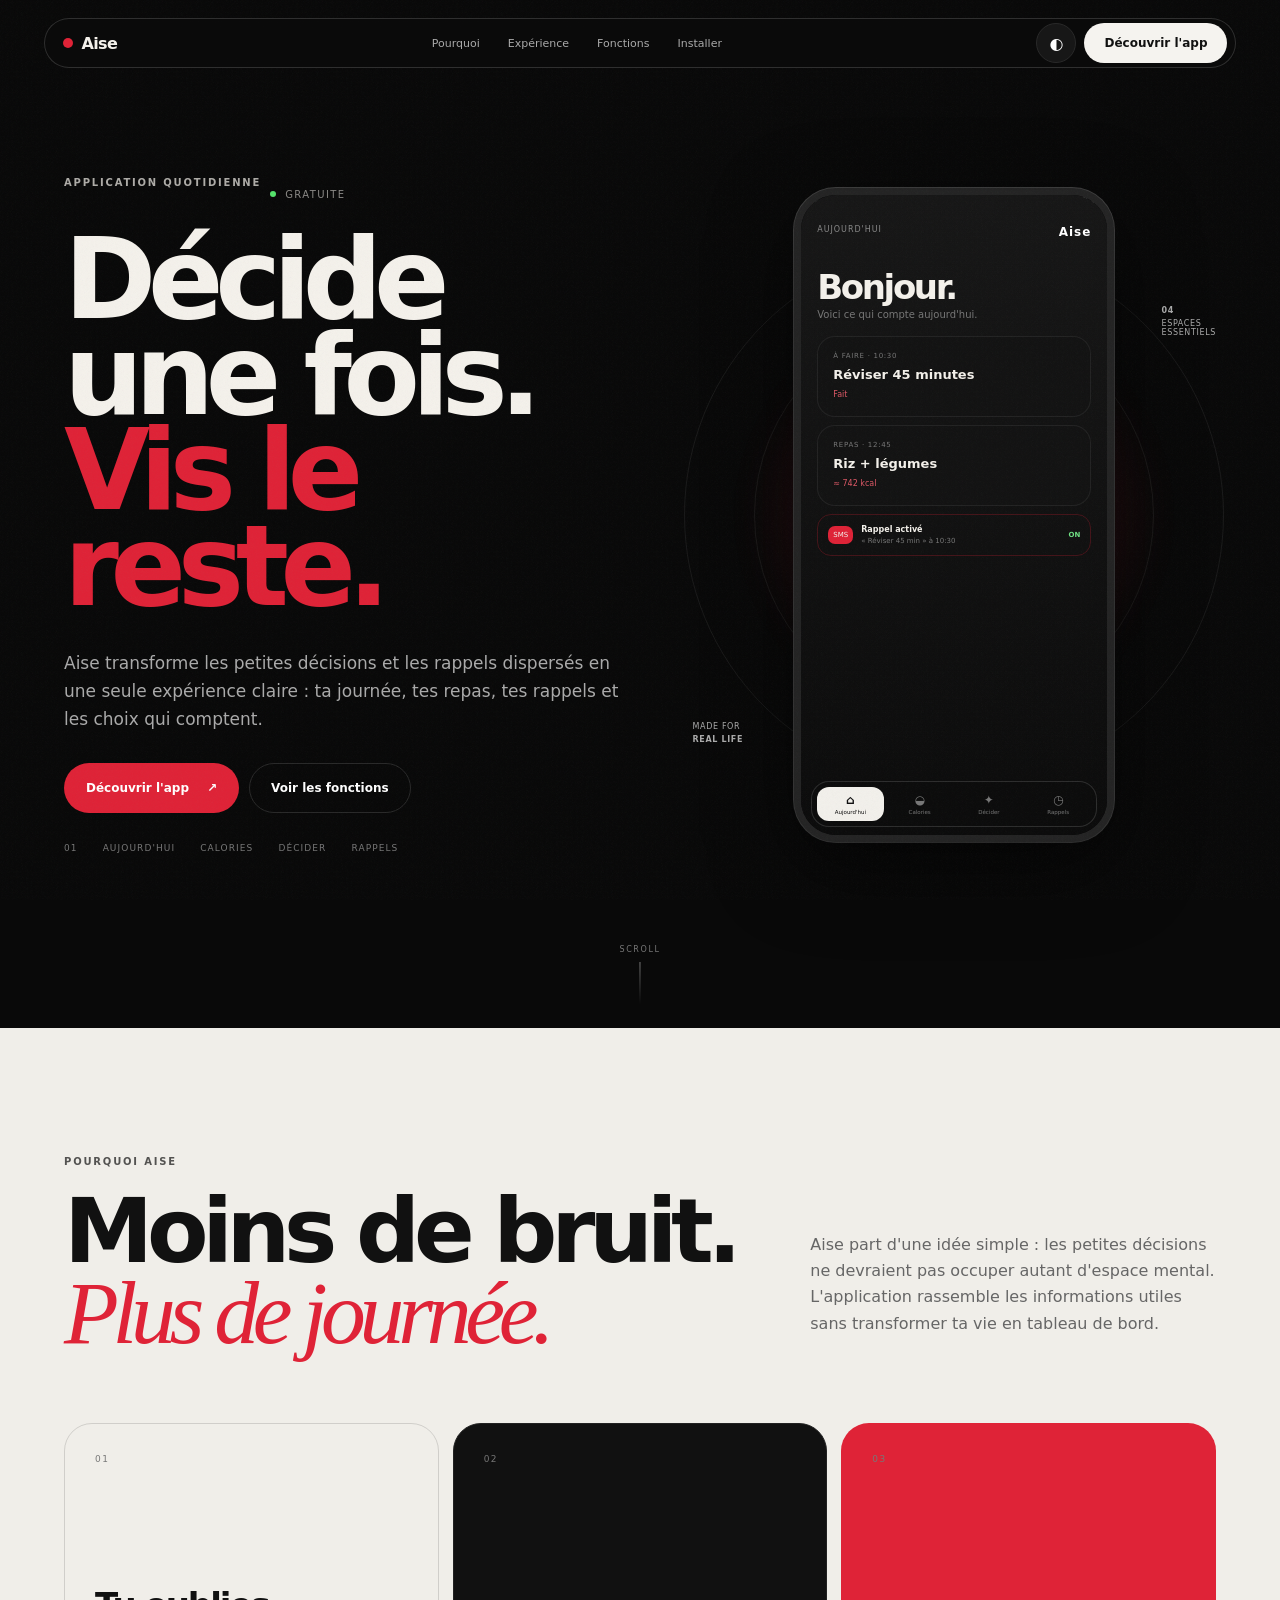
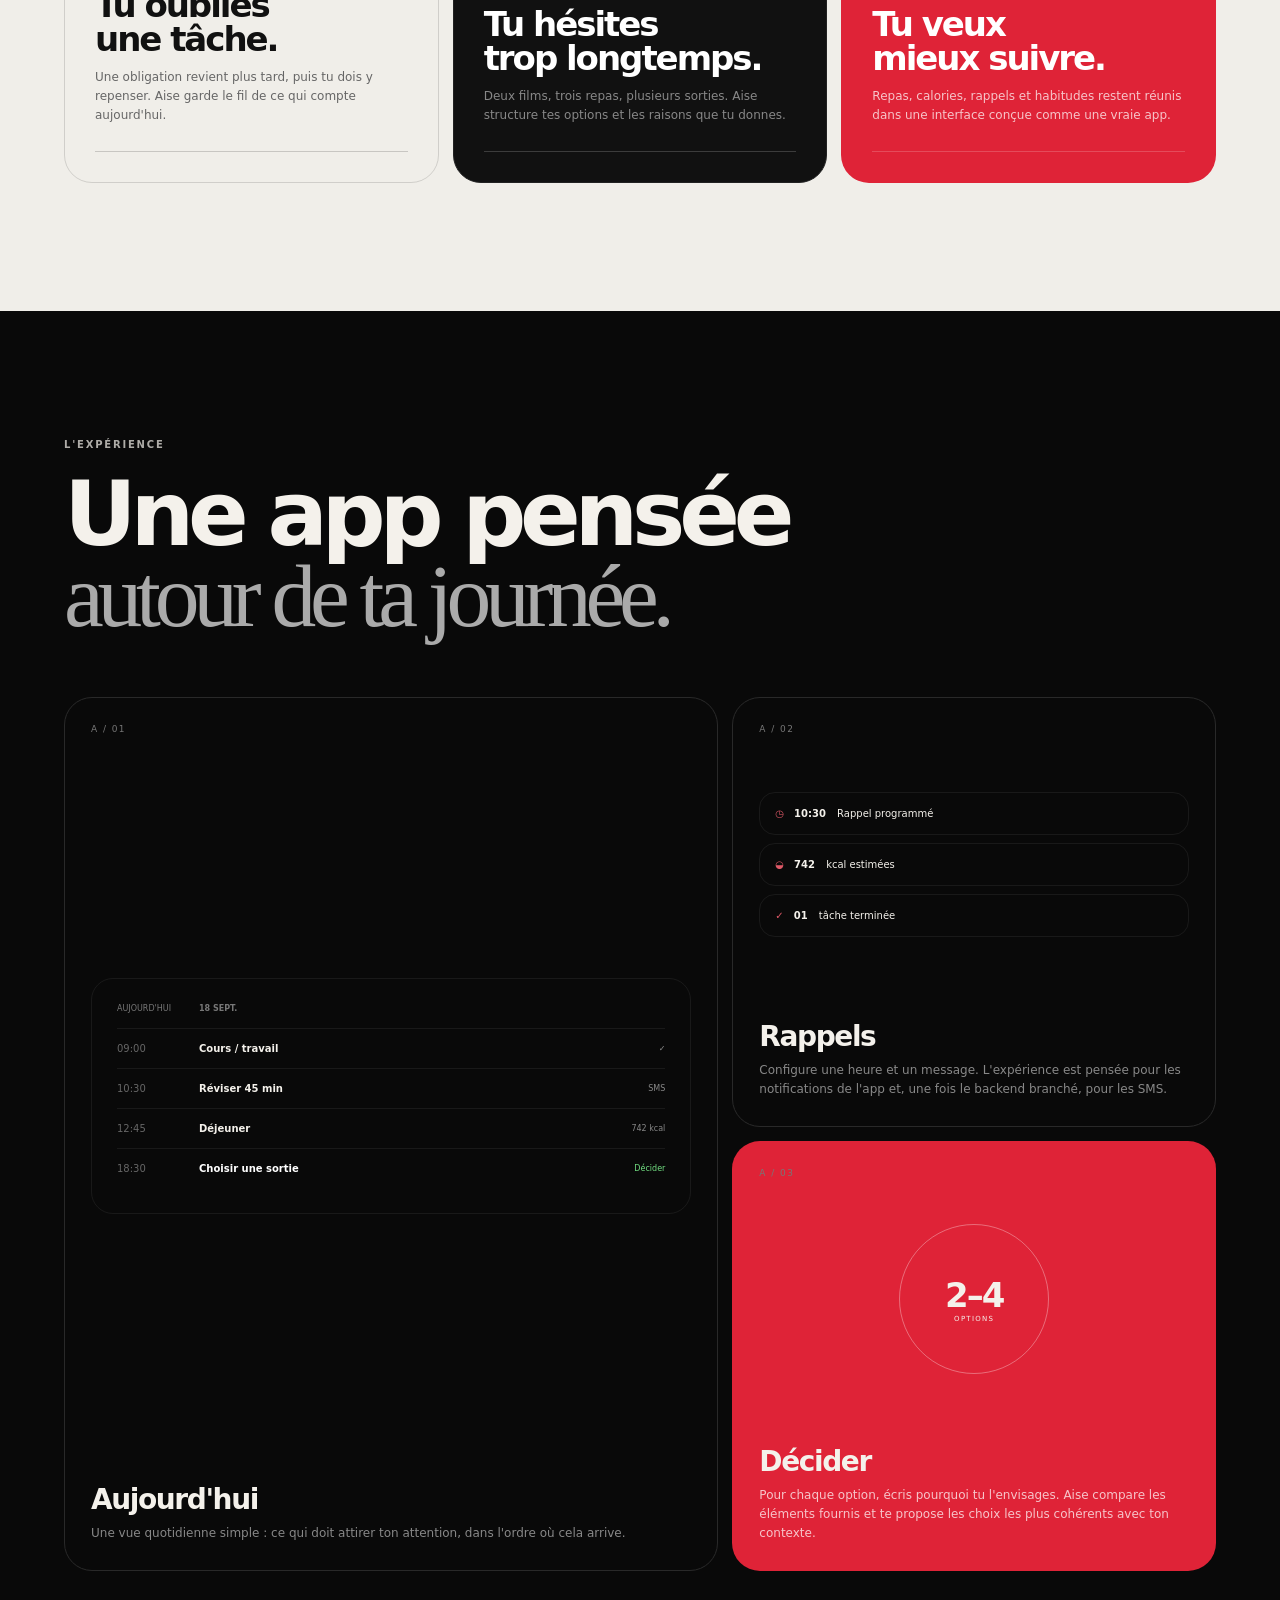
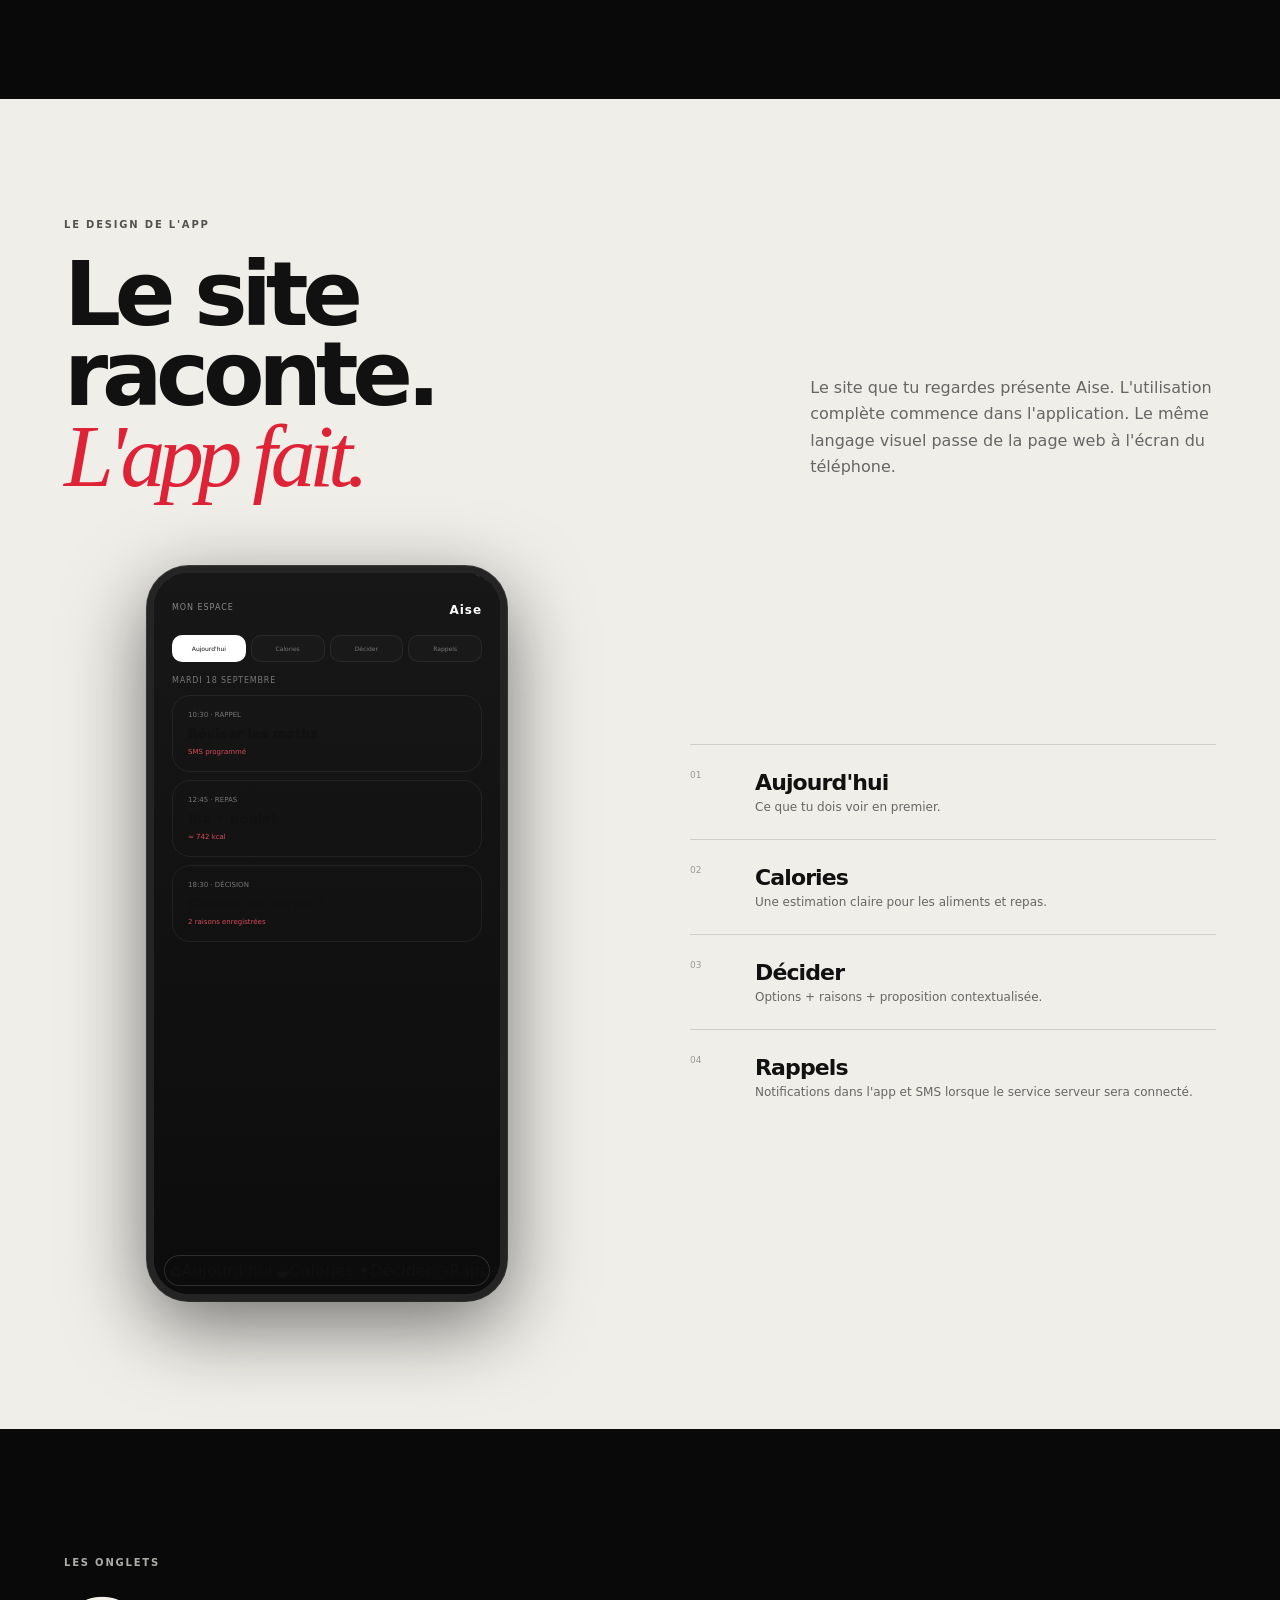
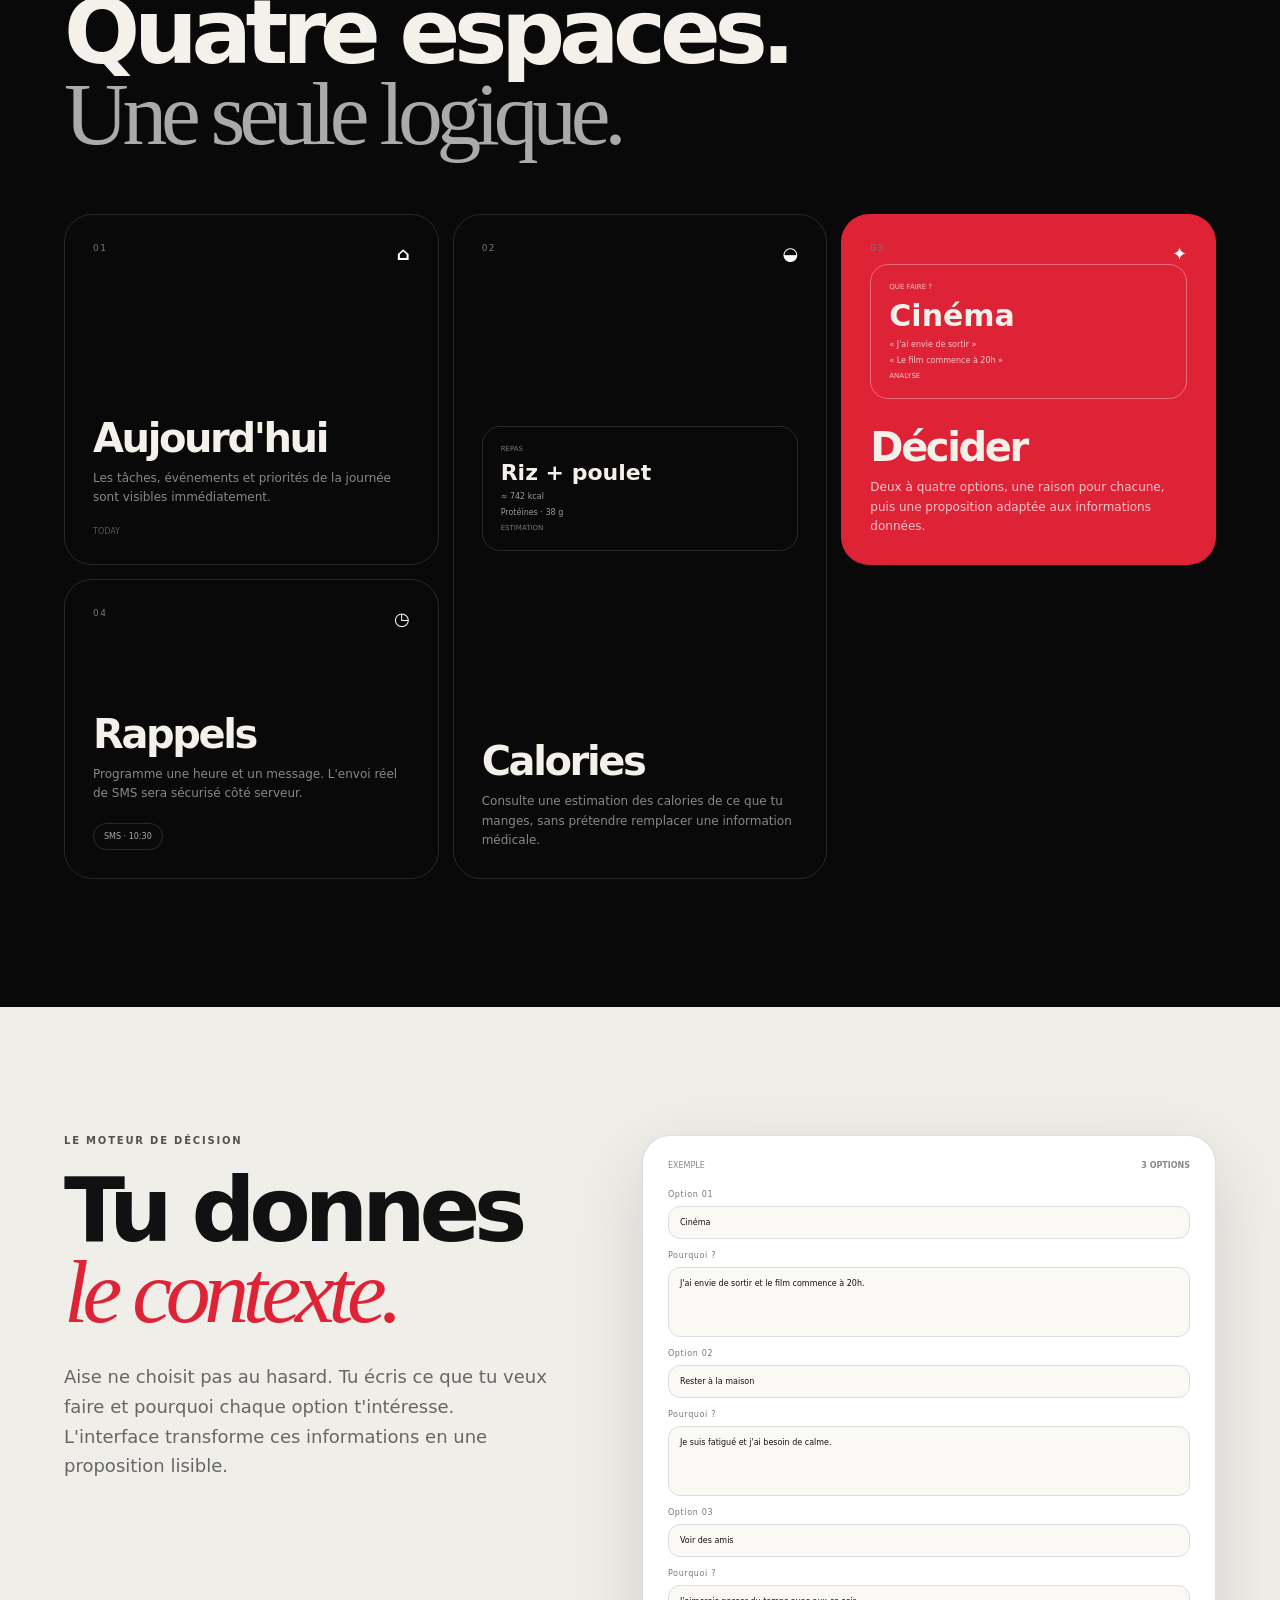
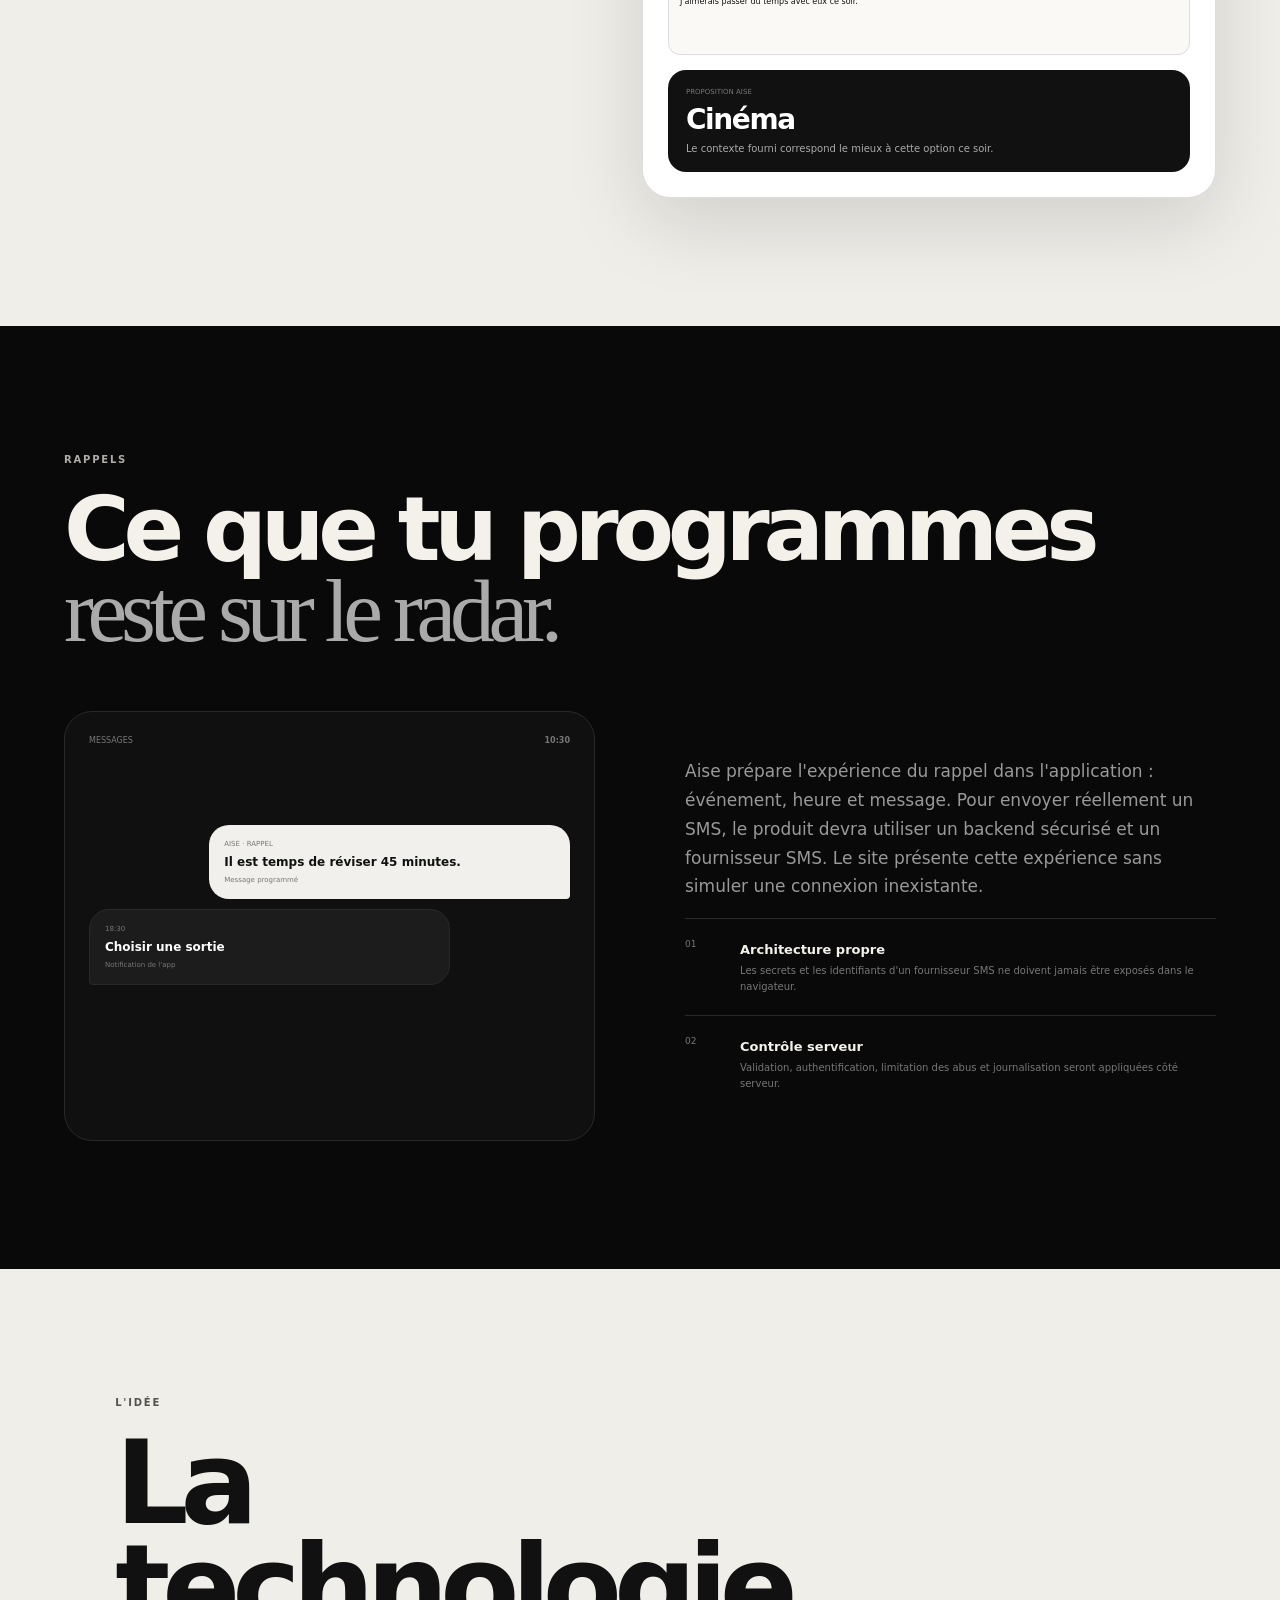
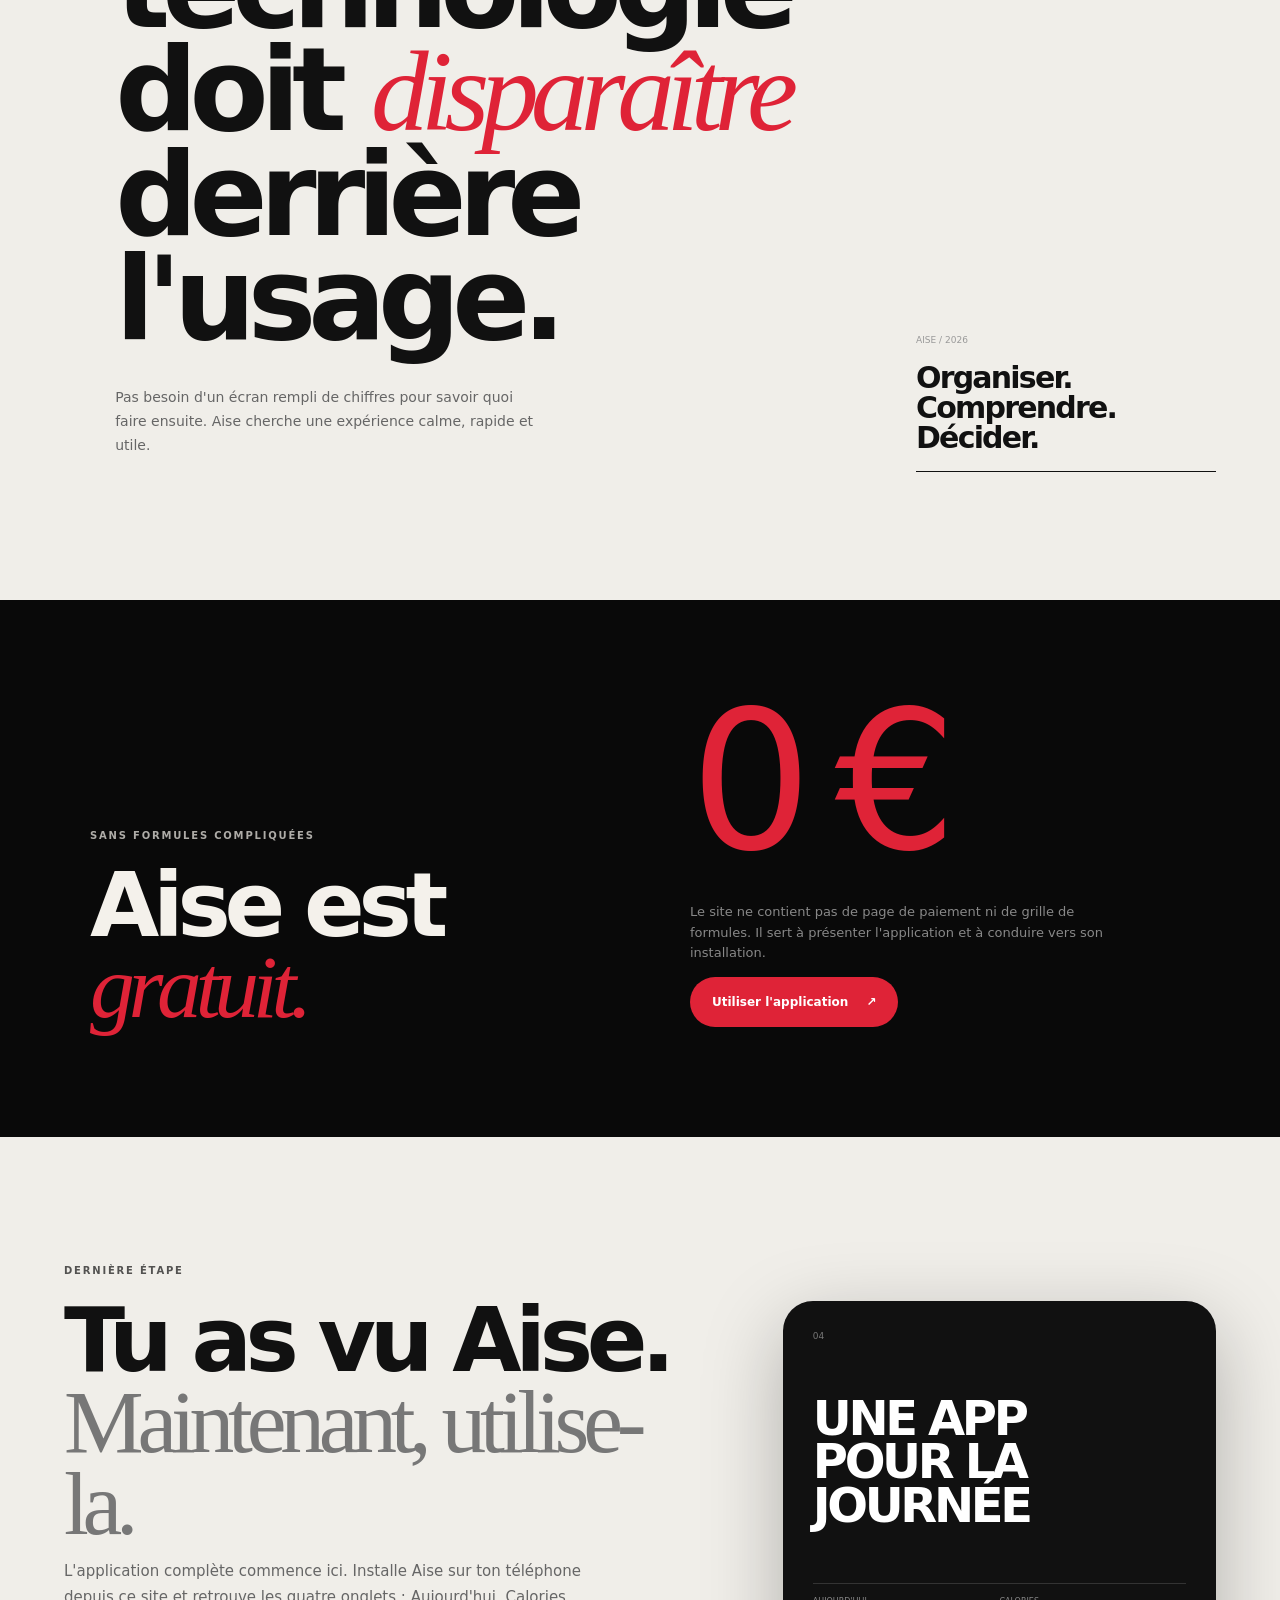
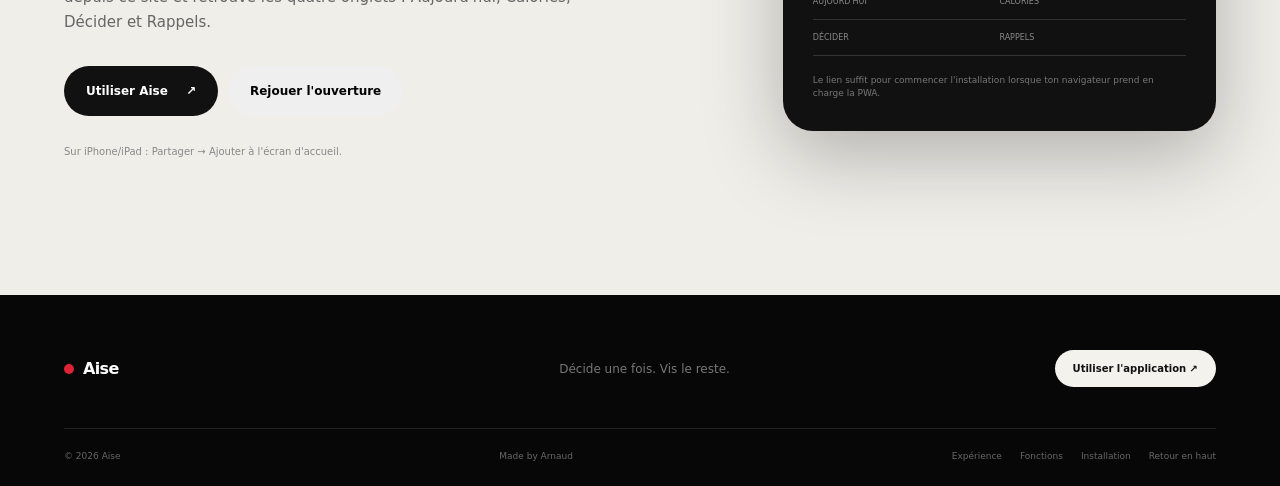
<file: index.html>
<!doctype html>
<html lang="fr">
<head>
  <meta charset="utf-8">
  <meta name="viewport" content="width=device-width, initial-scale=1, viewport-fit=cover">
  <meta name="theme-color" content="#d92839">
  <meta name="description" content="Aise — l'application qui aide à organiser sa journée, suivre ses repas, programmer des rappels et prendre des décisions.">
  <meta name="referrer" content="strict-origin-when-cross-origin">
  <meta name="robots" content="index,follow">
  <meta name="color-scheme" content="dark light">
  <title>Aise — Décide une fois. Vis le reste.</title>
  <link rel="manifest" href="/manifest.webmanifest">
  <link rel="icon" href="/assets/icon.svg" type="image/svg+xml">
  <link rel="stylesheet" href="/styles.css">
</head>
<body>
  <!-- Opening cinematic: the red cover splits like a cracked gift wrapper. -->
  <div class="opening" id="opening" aria-hidden="true">
    <div class="opening-panel opening-panel-left"></div>
    <div class="opening-panel opening-panel-right"></div>
    <div class="opening-crack" aria-hidden="true"><i></i><i></i><i></i><i></i><i></i><i></i></div>
    <div class="opening-brand"><span class="logo-mark"></span><strong>Aise</strong><small>Décide une fois. Vis le reste.</small></div>
  </div>

  <div class="grain" aria-hidden="true"></div>
  <div class="ambient ambient-a" aria-hidden="true"></div>
  <div class="ambient ambient-b" aria-hidden="true"></div>

  <header class="site-nav" id="siteNav">
    <a class="logo" href="#top" aria-label="Aise, accueil"><span class="logo-mark"></span><span>Aise</span></a>
    <nav class="desktop-nav" id="desktopNav" aria-label="Navigation principale">
      <a href="#problem">Pourquoi</a>
      <a href="#experience">Expérience</a>
      <a href="#features">Fonctions</a>
      <a href="#install">Installer</a>
    </nav>
    <div class="nav-right">
      <button class="theme-button" id="themeButton" type="button" aria-label="Changer de thème" aria-pressed="false">◐</button>
      <a class="nav-button" href="#install">Découvrir l'app</a>
      <button class="menu-button" id="menuButton" type="button" aria-label="Ouvrir le menu" aria-expanded="false" aria-controls="desktopNav"><span></span><span></span></button>
    </div>
  </header>

  <main id="top">
    <section class="hero dark-section section" data-section>
      <div class="hero-grid">
        <div class="hero-copy reveal" data-reveal>
          <div class="eyebrow-row"><p class="kicker">APPLICATION QUOTIDIENNE</p><span class="live-dot"></span><span class="live-label">GRATUITE</span></div>
          <h1>Décide une fois.<br><span>Vis le reste.</span></h1>
          <p class="hero-lead">Aise transforme les petites décisions et les rappels dispersés en une seule expérience claire : ta journée, tes repas, tes rappels et les choix qui comptent.</p>
          <div class="actions">
            <a class="button button-accent" href="/app/">Découvrir l'app <span>↗</span></a>
            <a class="button button-outline" href="#features">Voir les fonctions</a>
          </div>
          <div class="hero-meta"><span>01</span><span>AUJOURD'HUI</span><span>CALORIES</span><span>DÉCIDER</span><span>RAPPELS</span></div>
        </div>

        <div class="hero-art reveal" data-reveal aria-label="Aperçu visuel de l'application Aise">
          <div class="art-glow"></div>
          <div class="orbit orbit-one"></div><div class="orbit orbit-two"></div>
          <div class="phone-shell app-phone">
            <div class="phone-status"><span>9:41</span><span>● ● ●</span></div>
            <div class="phone-screen">
              <div class="phone-head"><span>AUJOURD'HUI</span><strong>Aise</strong></div>
              <p class="phone-greeting">Bonjour.</p>
              <p class="phone-sub">Voici ce qui compte aujourd'hui.</p>
              <div class="phone-preview-panels" aria-live="polite">
                <div class="phone-preview-panel is-active" data-phone-panel="today">
                  <div class="phone-card primary-card"><small>À FAIRE · 10:30</small><strong>Réviser 45 minutes</strong><button type="button" class="mini-action">Fait</button></div>
                  <div class="phone-card secondary-card"><small>REPAS · 12:45</small><strong>Riz + légumes</strong><button type="button" class="mini-action">≈ 742 kcal</button></div>
                  <div class="phone-reminder"><span>SMS</span><div><strong>Rappel activé</strong><small>« Réviser 45 min » à 10:30</small></div><b>ON</b></div>
                </div>
                <div class="phone-preview-panel" data-phone-panel="calories">
                  <div class="phone-calorie-total"><small>ESTIMATION DU JOUR</small><strong>742</strong><span>kcal</span></div>
                  <div class="phone-macro"><span>Riz + poulet</span><b>742 kcal</b></div>
                  <div class="phone-macro"><span>Protéines</span><b>38 g</b></div>
                </div>
                <div class="phone-preview-panel" data-phone-panel="decide">
                  <div class="phone-decision"><small>QUE FAIRE CE SOIR ?</small><strong>Cinéma</strong><p>« J'ai envie de sortir. Le film commence à 20h. »</p><span>PROPOSITION CONTEXTUELLE</span></div>
                  <div class="phone-option"><b>02</b> Rester à la maison</div>
                  <div class="phone-option"><b>03</b> Voir des amis</div>
                </div>
                <div class="phone-preview-panel" data-phone-panel="reminders">
                  <div class="phone-sms-card"><small>RAPPEL · 10:30</small><strong>Réviser 45 minutes</strong><span>Notification programmée</span></div>
                  <div class="phone-sms-card dark"><small>18:30</small><strong>Choisir une sortie</strong><span>Prochain rappel</span></div>
                </div>
              </div>
              <div class="phone-nav app-bottom-nav" aria-label="Onglets de l'application">
                <button class="active" type="button" data-phone-tab="today"><b>⌂</b><span>Aujourd'hui</span></button>
                <button type="button" data-phone-tab="calories"><b>◒</b><span>Calories</span></button>
                <button type="button" data-phone-tab="decide"><b>✦</b><span>Décider</span></button>
                <button type="button" data-phone-tab="reminders"><b>◷</b><span>Rappels</span></button>
              </div>
            </div>
          </div>
          <div class="floating-tag tag-top"><b>04</b><span>espaces<br>essentiels</span></div>
          <div class="floating-tag tag-bottom"><span>made for</span><b>real life</b></div>
        </div>
      </div>
      <div class="scroll-cue" aria-hidden="true"><span>SCROLL</span><i></i></div>
    </section>

    <section id="problem" class="section light-section problem-section" data-section>
      <div class="section-intro split-intro reveal" data-reveal>
        <div><p class="kicker">POURQUOI AISE</p><h2>Moins de bruit.<br><em>Plus de journée.</em></h2></div>
        <p>Aise part d'une idée simple : les petites décisions ne devraient pas occuper autant d'espace mental. L'application rassemble les informations utiles sans transformer ta vie en tableau de bord.</p>
      </div>
      <div class="editorial-grid">
        <article class="number-card reveal" data-reveal><span>01</span><strong>Tu oublies<br>une tâche.</strong><p>Une obligation revient plus tard, puis tu dois y repenser. Aise garde le fil de ce qui compte aujourd'hui.</p><div class="card-line"></div></article>
        <article class="number-card dark-card reveal" data-reveal><span>02</span><strong>Tu hésites<br>trop longtemps.</strong><p>Deux films, trois repas, plusieurs sorties. Aise structure tes options et les raisons que tu donnes.</p><div class="card-line"></div></article>
        <article class="number-card accent-card reveal" data-reveal><span>03</span><strong>Tu veux<br>mieux suivre.</strong><p>Repas, calories, rappels et habitudes restent réunis dans une interface conçue comme une vraie app.</p><div class="card-line"></div></article>
      </div>
    </section>

    <section id="experience" class="section dark-section experience-section" data-section>
      <div class="wide-title reveal" data-reveal>
        <p class="kicker">L'EXPÉRIENCE</p>
        <h2>Une app pensée<br><span>autour de ta journée.</span></h2>
      </div>
      <div class="experience-layout">
        <article class="feature-story story-large reveal" data-reveal>
          <div class="story-index">A / 01</div>
          <div class="story-visual routine-visual">
            <div class="routine-header"><span>AUJOURD'HUI</span><b>18 SEPT.</b></div>
            <div class="routine-line"><span>09:00</span><b>Cours / travail</b><i>✓</i></div>
            <div class="routine-line"><span>10:30</span><b>Réviser 45 min</b><i>SMS</i></div>
            <div class="routine-line"><span>12:45</span><b>Déjeuner</b><i>742 kcal</i></div>
            <div class="routine-line active"><span>18:30</span><b>Choisir une sortie</b><i>Décider</i></div>
          </div>
          <div class="story-copy"><h3>Aujourd'hui</h3><p>Une vue quotidienne simple : ce qui doit attirer ton attention, dans l'ordre où cela arrive.</p></div>
        </article>
        <article class="feature-story story-small reveal" data-reveal>
          <div class="story-index">A / 02</div>
          <div class="glass-list"><div><span>◷</span><strong>10:30</strong> Rappel programmé</div><div><span>◒</span><strong>742</strong> kcal estimées</div><div><span>✓</span><strong>01</strong> tâche terminée</div></div>
          <div class="story-copy"><h3>Rappels</h3><p>Configure une heure et un message. L'expérience est pensée pour les notifications de l'app et, une fois le backend branché, pour les SMS.</p></div>
        </article>
        <article class="feature-story story-accent reveal" data-reveal>
          <div class="story-index">A / 03</div>
          <div class="decision-orb"><span>2–4</span><small>OPTIONS</small></div>
          <div class="story-copy"><h3>Décider</h3><p>Pour chaque option, écris pourquoi tu l'envisages. Aise compare les éléments fournis et te propose les choix les plus cohérents avec ton contexte.</p></div>
        </article>
      </div>
    </section>

    <section class="section light-section app-preview-section" data-section>
      <div class="app-preview-heading reveal" data-reveal>
        <div><p class="kicker">LE DESIGN DE L'APP</p><h2>Le site raconte.<br><em>L'app fait.</em></h2></div>
        <p>Le site que tu regardes présente Aise. L'utilisation complète commence dans l'application. Le même langage visuel passe de la page web à l'écran du téléphone.</p>
      </div>
      <div class="app-showcase reveal" data-reveal>
        <div class="showcase-phone">
          <div class="showcase-status"><span>9:41</span><span>● ● ●</span></div>
          <div class="showcase-screen">
            <div class="showcase-top"><span>MON ESPACE</span><strong>Aise</strong></div>
            <div class="showcase-tabs" role="tablist" aria-label="Aperçu des écrans"><button class="active" type="button" data-preview="today">Aujourd'hui</button><button type="button" data-preview="calories">Calories</button><button type="button" data-preview="decide">Décider</button><button type="button" data-preview="reminders">Rappels</button></div>
            <div class="preview-panel is-active" data-panel="today"><div class="showcase-date">MARDI 18 SEPTEMBRE</div><div class="showcase-task"><small>10:30 · RAPPEL</small><strong>Réviser les maths</strong><span>SMS programmé</span></div><div class="showcase-task"><small>12:45 · REPAS</small><strong>Riz + poulet</strong><span>≈ 742 kcal</span></div><div class="showcase-task"><small>18:30 · DÉCISION</small><strong>Cinéma ou sortie ?</strong><span>2 raisons enregistrées</span></div></div>
            <div class="preview-panel" data-panel="calories"><div class="metric-hero"><span>REPAS DU JOUR</span><strong>742</strong><small>kcal estimées</small></div><div class="macro-row"><span>Glucides</span><b>82 g</b></div><div class="macro-row"><span>Protéines</span><b>38 g</b></div><div class="macro-row"><span>Lipides</span><b>21 g</b></div><p class="preview-note">Une estimation, pas une mesure médicale.</p></div>
            <div class="preview-panel" data-panel="decide"><div class="decision-demo"><span>QUE FAIRE CE SOIR ?</span><strong>Cinéma</strong><p>« J'ai envie de sortir. Le film commence à 20h. »</p><div><b>01</b><b>02</b><b>03</b></div><small>PROPOSITION CONTEXTUELLE</small></div></div>
            <div class="preview-panel" data-panel="reminders"><div class="sms-mini"><span>RAPPEL</span><strong>Réviser 45 minutes</strong><small>18 septembre · 10:30</small><b>SMS PRÊT</b></div><div class="sms-mini ghost"><span>NEXT</span><strong>Choisir une sortie</strong><small>18 septembre · 18:30</small><b>NOTIFICATION APP</b></div></div>
            <div class="phone-nav app-bottom-nav" aria-label="Navigation de l'application"><span class="active"><b>⌂</b>Aujourd'hui</span><span><b>◒</b>Calories</span><span><b>✦</b>Décider</span><span><b>◷</b>Rappels</span></div>
          </div>
        </div>
        <div class="showcase-copy">
          <div class="showcase-line"><span>01</span><div><strong>Aujourd'hui</strong><p>Ce que tu dois voir en premier.</p></div></div>
          <div class="showcase-line"><span>02</span><div><strong>Calories</strong><p>Une estimation claire pour les aliments et repas.</p></div></div>
          <div class="showcase-line"><span>03</span><div><strong>Décider</strong><p>Options + raisons + proposition contextualisée.</p></div></div>
          <div class="showcase-line"><span>04</span><div><strong>Rappels</strong><p>Notifications dans l'app et SMS lorsque le service serveur sera connecté.</p></div></div>
        </div>
      </div>
    </section>

    <section id="features" class="section dark-section feature-section" data-section>
      <div class="wide-title reveal" data-reveal><p class="kicker">LES ONGLETS</p><h2>Quatre espaces.<br><span>Une seule logique.</span></h2></div>
      <div class="feature-mosaic app-feature-mosaic">
        <article class="mosaic-card reveal" data-reveal><div class="mosaic-top"><span>01</span><b>⌂</b></div><h3>Aujourd'hui</h3><p>Les tâches, événements et priorités de la journée sont visibles immédiatement.</p><div class="mosaic-index">TODAY</div></article>
        <article class="mosaic-card tall reveal" data-reveal><div class="mosaic-top"><span>02</span><b>◒</b></div><div class="mini-ui calories-ui"><span>REPAS</span><strong>Riz + poulet</strong><i>≈ 742 kcal</i><i>Protéines · 38 g</i><small>ESTIMATION</small></div><h3>Calories</h3><p>Consulte une estimation des calories de ce que tu manges, sans prétendre remplacer une information médicale.</p></article>
        <article class="mosaic-card accent-mosaic reveal" data-reveal><div class="mosaic-top"><span>03</span><b>✦</b></div><div class="mini-ui decide-ui"><span>QUE FAIRE ?</span><strong>Cinéma</strong><i>« J'ai envie de sortir »</i><i>« Le film commence à 20h »</i><small>ANALYSE</small></div><h3>Décider</h3><p>Deux à quatre options, une raison pour chacune, puis une proposition adaptée aux informations données.</p></article>
        <article class="mosaic-card reveal" data-reveal><div class="mosaic-top"><span>04</span><b>◷</b></div><h3>Rappels</h3><p>Programme une heure et un message. L'envoi réel de SMS sera sécurisé côté serveur.</p><div class="sms-chip">SMS · 10:30</div></article>
      </div>
    </section>

    <section class="section light-section decision-detail" data-section>
      <div class="decision-detail-grid">
        <div class="reveal" data-reveal><p class="kicker">LE MOTEUR DE DÉCISION</p><h2>Tu donnes<br><em>le contexte.</em></h2><p class="large-copy">Aise ne choisit pas au hasard. Tu écris ce que tu veux faire et pourquoi chaque option t'intéresse. L'interface transforme ces informations en une proposition lisible.</p></div>
        <div class="decision-form-demo reveal" data-reveal>
          <div class="demo-top"><span>EXEMPLE</span><b>3 OPTIONS</b></div>
          <label>Option 01<input value="Cinéma" readonly></label><label>Pourquoi ?<textarea readonly>J'ai envie de sortir et le film commence à 20h.</textarea></label>
          <label>Option 02<input value="Rester à la maison" readonly></label><label>Pourquoi ?<textarea readonly>Je suis fatigué et j'ai besoin de calme.</textarea></label>
          <label>Option 03<input value="Voir des amis" readonly></label><label>Pourquoi ?<textarea readonly>J'aimerais passer du temps avec eux ce soir.</textarea></label>
          <div class="demo-result"><small>PROPOSITION AISE</small><strong>Cinéma</strong><p>Le contexte fourni correspond le mieux à cette option ce soir.</p></div>
        </div>
      </div>
    </section>

    <section class="section dark-section reminder-detail" data-section>
      <div class="wide-title reveal" data-reveal><p class="kicker">RAPPELS</p><h2>Ce que tu programmes<br><span>reste sur le radar.</span></h2></div>
      <div class="reminder-layout">
        <div class="sms-visual reveal" data-reveal>
          <div class="sms-phone-header"><span>MESSAGES</span><b>10:30</b></div>
          <div class="sms-bubble"><small>AISE · RAPPEL</small><strong>Il est temps de réviser 45 minutes.</strong><span>Message programmé</span></div>
          <div class="sms-bubble ghost"><small>18:30</small><strong>Choisir une sortie</strong><span>Notification de l'app</span></div>
        </div>
        <div class="reminder-copy reveal" data-reveal><p>Aise prépare l'expérience du rappel dans l'application : événement, heure et message. Pour envoyer réellement un SMS, le produit devra utiliser un backend sécurisé et un fournisseur SMS. Le site présente cette expérience sans simuler une connexion inexistante.</p><div class="security-note"><span>01</span><div><strong>Architecture propre</strong><p>Les secrets et les identifiants d'un fournisseur SMS ne doivent jamais être exposés dans le navigateur.</p></div></div><div class="security-note"><span>02</span><div><strong>Contrôle serveur</strong><p>Validation, authentification, limitation des abus et journalisation seront appliquées côté serveur.</p></div></div></div>
      </div>
    </section>

    <section class="section light-section manifesto-section" data-section>
      <div class="manifesto reveal" data-reveal><p class="kicker">L'IDÉE</p><h2>La technologie<br>doit <em>disparaître</em><br>derrière l'usage.</h2><p>Pas besoin d'un écran rempli de chiffres pour savoir quoi faire ensuite. Aise cherche une expérience calme, rapide et utile.</p></div>
      <div class="manifesto-side reveal" data-reveal><span>AISE / 2026</span><strong>Organiser.<br>Comprendre.<br>Décider.</strong><i></i></div>
    </section>

    <section class="section dark-section free-section" data-section>
      <div class="free-layout reveal" data-reveal><div><p class="kicker">SANS FORMULES COMPLIQUÉES</p><h2>Aise est<br><em>gratuit.</em></h2></div><div class="free-copy"><div class="free-number">0 €</div><p>Le site ne contient pas de page de paiement ni de grille de formules. Il sert à présenter l'application et à conduire vers son installation.</p><a href="/app/" class="button button-accent">Utiliser l'application <span>↗</span></a></div></div>
    </section>

    <section id="install" class="section light-section install-section" data-section>
      <div class="install-grid reveal" data-reveal>
        <div><p class="kicker">DERNIÈRE ÉTAPE</p><h2>Tu as vu Aise.<br><span>Maintenant, utilise-la.</span></h2><p>L'application complète commence ici. Installe Aise sur ton téléphone depuis ce site et retrouve les quatre onglets : Aujourd'hui, Calories, Décider et Rappels.</p><div class="actions"><a class="button button-dark" href="/app/">Utiliser Aise <span>↗</span></a><button class="button button-outline-dark" id="replayOpening" type="button">Rejouer l'ouverture</button></div><p class="install-hint" id="installHint">Sur iPhone/iPad : Partager → Ajouter à l'écran d'accueil.</p></div>
        <div class="install-card"><div class="install-card-number">04</div><strong>UNE APP<br>POUR LA JOURNÉE</strong><div class="install-card-grid"><span>AUJOURD'HUI</span><span>CALORIES</span><span>DÉCIDER</span><span>RAPPELS</span></div><small>Le lien suffit pour commencer l'installation lorsque ton navigateur prend en charge la PWA.</small></div>
      </div>
    </section>
  </main>

  <footer class="site-footer">
    <div class="footer-top"><a class="logo" href="#top"><span class="logo-mark"></span><span>Aise</span></a><p>Décide une fois. Vis le reste.</p><a class="footer-cta" href="/app/">Utiliser l'application ↗</a></div>
    <div class="footer-bottom"><span>© 2026 Aise</span><span>Made by Arnaud</span><div><a href="#experience">Expérience</a><a href="#features">Fonctions</a><a href="#install">Installation</a><a href="#top">Retour en haut</a></div></div>
  </footer>

  <script src="/app.js" defer></script>
  <script src="/register-sw.js" defer></script>
</body>
</html>
</file>
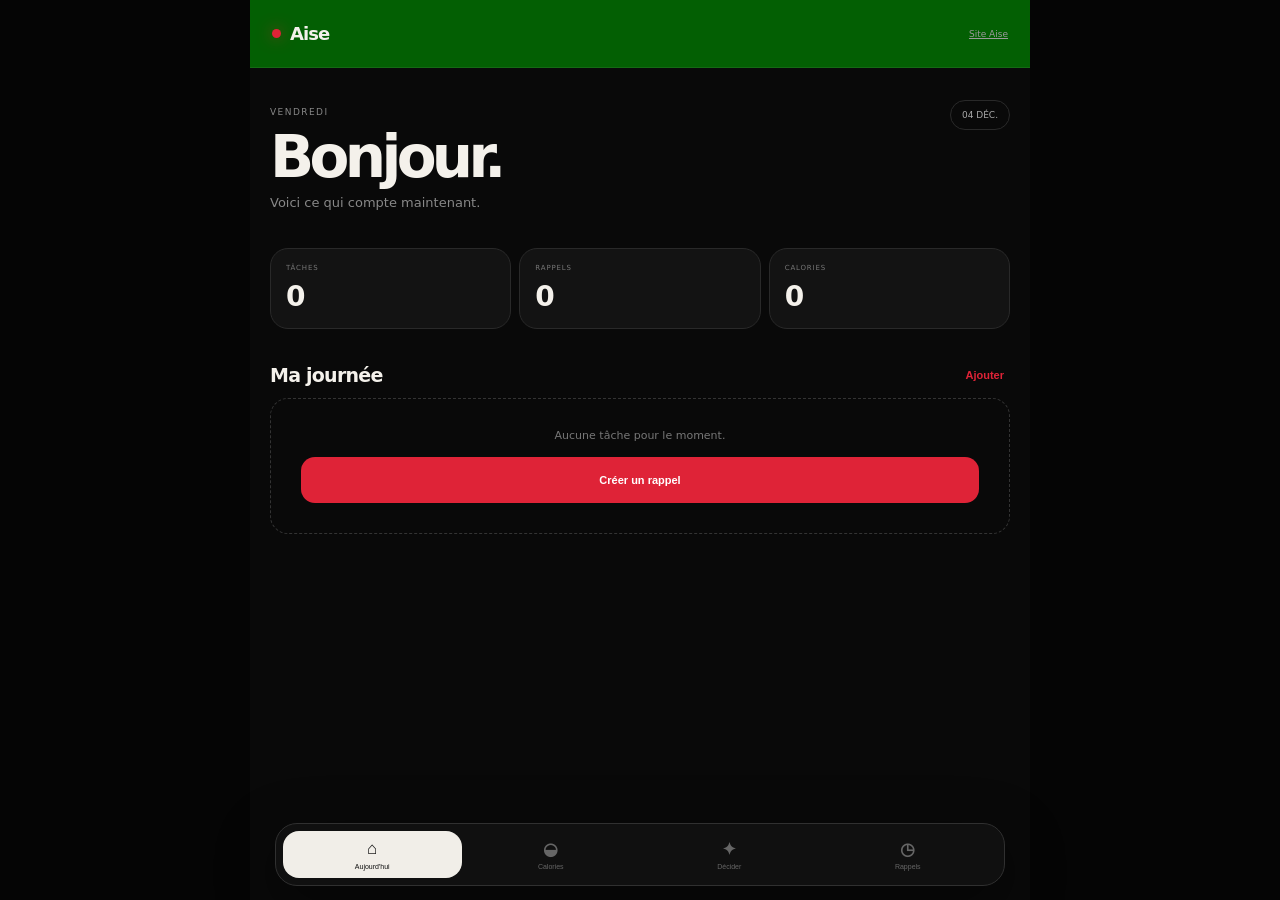
<file: app/index.html>
<!doctype html><html lang="fr"><head><meta charset="utf-8"><meta name="viewport" content="width=device-width,initial-scale=1,viewport-fit=cover"><meta name="theme-color" content="#df2337"><meta name="description" content="Aise — application web quotidienne."><meta name="robots" content="noindex,nofollow"><link rel="manifest" href="/app/manifest.webmanifest"><link rel="icon" href="/assets/icon.svg" type="image/svg+xml"><link rel="stylesheet" href="/app/app.css"><title>Aise — Application</title></head><body><div class="app-shell"><header class="app-header"><div><span class="brand-dot"></span><strong>Aise</strong></div><a class="back" href="/">Site Aise</a></header><main><section class="screen active" id="screen-today"><div class="screen-head"><div><small id="todayDate">AUJOURD'HUI</small><h1>Bonjour.</h1><p>Voici ce qui compte maintenant.</p></div><span class="date-chip" id="dayChip"></span></div><div class="summary-grid"><div class="stat"><span>TÂCHES</span><b id="taskCount">0</b></div><div class="stat"><span>RAPPELS</span><b id="reminderCount">0</b></div><div class="stat"><span>CALORIES</span><b id="calorieCount">0</b></div></div><div class="section-title"><h2>Ma journée</h2><button class="text-btn" data-go="reminders">Ajouter</button></div><div id="todayList" class="today-list"></div><div class="empty" id="todayEmpty">Aucune tâche pour le moment.<button class="primary" data-go="reminders">Créer un rappel</button></div></section><section class="screen" id="screen-calories"><div class="screen-head"><div><small>ALIMENTATION</small><h1>Calories.</h1><p>Une estimation simple de ton repas.</p></div></div><div class="calorie-total"><span>ESTIMATION DU JOUR</span><strong id="calorieTotal">0</strong><small>kcal</small></div><div class="food-form"><label>Aliment ou repas<input id="foodInput" placeholder="Ex. riz + poulet"></label><label>Calories estimées<input id="foodKcal" type="number" min="0" max="9999" placeholder="742"></label><button class="primary" id="addFood">Ajouter au suivi</button></div><div class="section-title"><h2>Mes aliments</h2><span class="muted">local</span></div><div id="foodList" class="food-list"></div><p class="disclaimer">Les valeurs sont des estimations et ne remplacent pas un avis médical ou nutritionnel.</p></section><section class="screen" id="screen-decide"><div class="screen-head"><div><small>CHOIX</small><h1>Décider.</h1><p>Donne les options et explique pourquoi chacune t'intéresse.</p></div></div><div id="optionsWrap"></div><button class="secondary" id="addOption">+ Ajouter une option</button><label class="criterion">Ce qui compte le plus (facultatif)<input id="criterion" placeholder="Ex. me détendre, sortir, économiser..."></label><button class="primary" id="analyzeDecision">Analyser mes options</button><div id="decisionResult" class="decision-result hidden"></div></section><section class="screen" id="screen-reminders"><div class="screen-head"><div><small>ORGANISATION</small><h1>Rappels.</h1><p>Programme ce qui doit revenir à ton attention.</p></div></div><div class="reminder-form"><label>Message<input id="reminderText" maxlength="120" placeholder="Réviser 45 minutes"></label><label>Heure<input id="reminderTime" type="time"></label><div class="reminder-actions"><button class="primary" id="addReminder">Programmer</button><button class="secondary" id="notifyPermission">Notifications</button></div></div><div class="section-title"><h2>Programmés</h2><span class="muted">app + SMS</span></div><div id="reminderList" class="reminder-list"></div><p class="disclaimer">Les notifications locales peuvent fonctionner dans le navigateur. L'envoi automatisé de SMS nécessite un backend et un fournisseur SMS.</p></section></main><nav class="bottom-nav" aria-label="Navigation de l'application"><button class="active" data-tab="today"><b>⌂</b><span>Aujourd'hui</span></button><button data-tab="calories"><b>◒</b><span>Calories</span></button><button data-tab="decide"><b>✦</b><span>Décider</span></button><button data-tab="reminders"><b>◷</b><span>Rappels</span></button></nav></div><script src="/app/app.js" defer></script><script src="/register-sw.js" defer></script></body></html>
</file>
<file: styles.css>
:root{--bg:#090909;--surface:#131313;--text:#f4f1eb;--muted:#999;--line:#292929;--accent:#df2337;--light:#f0eee9;--ink:#111}*{box-sizing:border-box}html{scroll-behavior:smooth}body{margin:0;background:var(--bg);color:var(--text);font-family:Inter,system-ui,-apple-system,"Segoe UI",sans-serif;overflow-x:hidden}a{color:inherit;text-decoration:none}button,input,textarea{font:inherit}button{cursor:pointer}.section{position:relative;padding:clamp(90px,10vw,150px) clamp(20px,5vw,70px);overflow:hidden}.dark-section{background:var(--bg)}.light-section{background:var(--light);color:var(--ink)}
.grain{position:fixed;inset:0;z-index:100;pointer-events:none;opacity:.04;background-image:url("data:image/svg+xml,%3Csvg xmlns='http://www.w3.org/2000/svg' width='160' height='160'%3E%3Cfilter id='n'%3E%3CfeTurbulence baseFrequency='.8' numOctaves='3'/%3E%3C/filter%3E%3Crect width='100%25' height='100%25' filter='url(%23n)'/%3E%3C/svg%3E")}.ambient{position:absolute;width:320px;height:320px;border-radius:50%;filter:blur(90px);opacity:.16;pointer-events:none}.ambient-a{right:-120px;top:260px;background:#e3233a}.ambient-b{left:-120px;bottom:100px;background:#525cff}
.opening{position:fixed;inset:0;z-index:9999;background:var(--accent);display:grid;place-items:center;overflow:hidden}.opening.is-done{display:none}.opening-panel{position:absolute;top:0;width:51%;height:100%;background:var(--accent);transition:transform 1.15s cubic-bezier(.76,0,.18,1)}.opening-panel-left{left:0}.opening-panel-right{right:0}.opening.opening-go .opening-panel-left{transform:translateX(-105%)}.opening.opening-go .opening-panel-right{transform:translateX(105%)}.opening-brand{z-index:2;display:grid;gap:8px;text-align:center;color:#fff;transition:opacity .45s,transform .75s}.opening.opening-go .opening-brand{opacity:0;transform:scale(.9)}.opening-brand strong{font-size:clamp(50px,9vw,100px);letter-spacing:-.08em}.opening-brand small{font-size:11px;letter-spacing:.14em;text-transform:uppercase}.opening-crack{position:absolute;z-index:3;left:50%;top:50%;width:8px;height:72%;transform:translate(-50%,-50%);opacity:0;transition:opacity .12s}.opening-crack:before{content:"";position:absolute;inset:0;background:#fff;clip-path:polygon(40% 0,65% 11%,45% 23%,67% 36%,39% 49%,63% 61%,42% 77%,58% 100%,34% 100%,51% 77%,29% 61%,53% 48%,31% 35%,56% 23%,38% 12%);filter:drop-shadow(0 0 8px #fff)}.opening.opening-crack-on .opening-crack{opacity:1}.logo-mark{display:inline-block;width:10px;height:10px;border-radius:50%;background:var(--accent)}
.site-nav{position:fixed;z-index:500;top:18px;left:3.4vw;right:3.4vw;height:50px;border:1px solid rgba(255,255,255,.15);border-radius:999px;background:rgba(12,12,12,.72);backdrop-filter:blur(18px);display:flex;align-items:center;justify-content:space-between;padding:0 8px 0 18px;transition:box-shadow .25s,background .25s}.site-nav.scrolled{background:rgba(8,8,8,.92);box-shadow:0 12px 45px #0006}.logo{display:flex;align-items:center;gap:9px;font-weight:800;letter-spacing:-.04em}.desktop-nav{display:flex;gap:28px;font-size:11px;color:#aaa}.desktop-nav a:hover{color:#fff}.nav-right{display:flex;gap:8px;align-items:center}.theme-button,.menu-button{width:40px;height:40px;border-radius:50%;border:1px solid var(--line);background:#171717;color:#fff}.nav-button{height:40px;padding:0 20px;border-radius:999px;background:#f5f3ef;color:#111;display:grid;place-items:center;font-weight:800;font-size:12px}.menu-button{display:none}
.hero{min-height:100svh;padding-top:130px}.hero-grid{max-width:1400px;margin:auto;min-height:calc(100svh - 130px);display:grid;grid-template-columns:1.05fr .95fr;align-items:center;gap:50px}.eyebrow-row{display:flex;align-items:center;gap:9px;font-size:10px;letter-spacing:.14em}.kicker{font-size:10px;letter-spacing:.18em;font-weight:800;margin:0 0 24px;opacity:.7}.live-dot{width:6px;height:6px;background:#55e36b;border-radius:50%}.live-label{opacity:.55}.hero h1{font-size:clamp(58px,8.7vw,142px);line-height:.86;letter-spacing:-.075em;margin:20px 0 34px}.hero h1 span{color:var(--accent)}.hero-lead{max-width:600px;color:#aaa;font-size:17px;line-height:1.65}.actions{display:flex;gap:10px;flex-wrap:wrap;margin:30px 0}.button{display:inline-flex;align-items:center;justify-content:center;gap:18px;min-height:50px;padding:0 21px;border-radius:999px;border:1px solid transparent;font-size:12px;font-weight:800;transition:transform .2s}.button:hover{transform:translateY(-2px)}.button-accent{background:var(--accent);color:#fff}.button-outline{border-color:var(--line);color:#fff}.button-dark{background:#111;color:#fff}.hero-meta{display:flex;gap:25px;flex-wrap:wrap;color:#777;font-size:9px;letter-spacing:.12em}.hero-art{min-height:620px;display:grid;place-items:center;position:relative}.art-glow{position:absolute;width:430px;height:430px;background:radial-gradient(circle,#df233755,transparent 68%);filter:blur(15px)}.orbit{position:absolute;border:1px solid #fff1;border-radius:50%;width:540px;height:540px;animation:spin 24s linear infinite}.orbit-two{width:400px;height:400px;animation-direction:reverse;animation-duration:18s}@keyframes spin{to{transform:rotate(360deg)}}.phone-shell,.showcase-phone{position:relative;width:min(320px,72vw);aspect-ratio:.49;border:7px solid #242424;border-radius:42px;background:#050505;box-shadow:0 24px 80px #0008,0 0 0 1px #444;overflow:hidden}.phone-screen,.showcase-screen{position:absolute;inset:0;background:linear-gradient(180deg,#171717,#0c0c0c);padding:30px 16px 12px;display:flex;flex-direction:column}.phone-status,.showcase-status{display:flex;justify-content:space-between;color:#777;font-size:8px;margin-bottom:18px}.phone-head,.showcase-top{display:flex;justify-content:space-between;font-size:8px;letter-spacing:.12em;color:#888}.phone-head strong,.showcase-top strong{font-size:12px;color:#fff}.phone-greeting{font-size:34px;font-weight:800;letter-spacing:-.07em;margin:28px 0 2px}.phone-sub{font-size:10px;color:#777;margin:0 0 16px}.phone-card{padding:15px;border:1px solid #fff1;border-radius:18px;margin-bottom:8px;background:#131313}.phone-card small{display:block;color:#777;font-size:7px;letter-spacing:.1em;margin-bottom:7px}.phone-card strong{display:block;font-size:13px}.mini-action{border:0;background:none;color:#df5967;font-size:8px;padding:7px 0 0}.phone-reminder{display:flex;align-items:center;gap:8px;border:1px solid #df233740;padding:10px;border-radius:14px}.phone-reminder>span{font-size:7px;background:var(--accent);padding:5px;border-radius:7px}.phone-reminder div{display:grid;gap:3px;flex:1}.phone-reminder strong{font-size:8px}.phone-reminder small{font-size:7px;color:#777}.phone-reminder>b{font-size:7px;color:#70e184}.phone-preview-panels{position:relative;min-height:255px}.phone-preview-panel{display:none;animation:phonePanelIn .35s ease both}.phone-preview-panel.is-active{display:block}@keyframes phonePanelIn{from{opacity:0;transform:translateY(8px)}to{opacity:1;transform:none}}.app-bottom-nav{position:absolute;left:10px;right:10px;bottom:8px;z-index:4;display:grid;grid-template-columns:repeat(4,1fr);gap:3px;padding:5px;border:1px solid #fff2;border-radius:18px;background:#0d0d0ddd;backdrop-filter:blur(12px)}.app-bottom-nav button{appearance:none;border:0;background:transparent;color:#777;border-radius:12px;padding:7px 2px 6px;display:grid;justify-items:center;gap:3px;font:inherit;cursor:pointer;transition:background .2s ease,color .2s ease,transform .2s ease}.app-bottom-nav button b{font-size:12px;line-height:1}.app-bottom-nav button span{font-size:5.5px;white-space:nowrap}.app-bottom-nav button.active{background:#f2f0eb;color:#111}.app-bottom-nav button:hover{transform:translateY(-1px);color:#fff}.app-bottom-nav button.active:hover{color:#111}.phone-calorie-total{border:1px solid #fff2;border-radius:17px;padding:18px;background:#f0eee9;color:#111;display:grid;gap:3px}.phone-calorie-total small{font-size:6px;color:#777;letter-spacing:.1em}.phone-calorie-total strong{font-size:55px;line-height:.85;letter-spacing:-.09em}.phone-calorie-total span{font-size:7px;color:#777}.phone-macro{display:flex;justify-content:space-between;border-bottom:1px solid #fff1;padding:11px 2px;font-size:7px;color:#888}.phone-macro b{color:#eee}.phone-decision{border-radius:17px;background:#e9e6df;color:#111;padding:17px;display:grid;gap:7px}.phone-decision small,.phone-decision span{font-size:6px;color:#777}.phone-decision strong{font-size:28px;letter-spacing:-.06em}.phone-decision p{font-size:7px;line-height:1.5;color:#555;margin:0}.phone-option{border:1px solid #fff2;border-radius:13px;padding:10px 12px;margin-top:7px;font-size:7px;color:#999}.phone-option b{display:inline-grid;place-items:center;width:20px;height:20px;border-radius:50%;border:1px solid #444;margin-right:6px;color:#ddd}.phone-sms-card{border-radius:17px;background:#f0eee9;color:#111;padding:17px;display:grid;gap:6px;margin-bottom:8px}.phone-sms-card.dark{background:#171717;color:#fff;border:1px solid #292929}.phone-sms-card small,.phone-sms-card span{font-size:6px;color:#777}.phone-sms-card strong{font-size:11px}.phone-screen{position:relative}.phone-screen>.phone-head,.phone-screen>.phone-greeting,.phone-screen>.phone-sub{position:relative;z-index:2}.phone-screen{padding-bottom:65px}.phone-nav button:focus-visible{outline:2px solid #df2337;outline-offset:2px}.floating-tag{position:absolute;display:grid;gap:4px;font-size:8px;letter-spacing:.08em;text-transform:uppercase;color:#aaa}.tag-top{top:18%;right:0}.tag-bottom{bottom:15%;left:0}.scroll-cue{position:absolute;bottom:24px;left:50%;transform:translateX(-50%);display:grid;justify-items:center;gap:8px;color:#777;font-size:8px;letter-spacing:.2em}.scroll-cue i{width:1px;height:42px;background:linear-gradient(#777,transparent)}
.split-intro,.app-preview-heading{max-width:1300px;margin:0 auto 70px;display:grid;grid-template-columns:1fr .6fr;gap:70px;align-items:end}.split-intro h2,.app-preview-heading h2,.wide-title h2,.decision-detail h2,.manifesto h2,.free-layout h2,.install-grid h2{font-size:clamp(48px,7vw,100px);line-height:.9;letter-spacing:-.07em;margin:0}.split-intro h2 em,.app-preview-heading h2 em,.decision-detail h2 em,.manifesto h2 em,.free-layout h2 em{font-family:Georgia,serif;font-weight:400;color:var(--accent)}.split-intro>p,.app-preview-heading>p{font-size:16px;line-height:1.65;color:#666;max-width:560px}.editorial-grid{max-width:1300px;margin:auto;display:grid;grid-template-columns:repeat(3,1fr);gap:14px}.number-card{min-height:360px;padding:30px;border:1px solid #0002;border-radius:28px;display:flex;flex-direction:column}.number-card>span,.story-index,.mosaic-top span{font-size:9px;letter-spacing:.16em;color:#777}.number-card strong{font-size:34px;line-height:1;letter-spacing:-.06em;margin-top:auto}.number-card p{font-size:12px;color:#666;line-height:1.6;max-width:310px}.dark-card{background:#111;color:#fff;border-color:#222}.dark-card p{color:#888}.accent-card{background:var(--accent);color:#fff;border-color:transparent}.accent-card p{color:#fffb}.card-line{height:1px;background:currentColor;opacity:.18;margin-top:14px}.wide-title{max-width:1300px;margin:0 auto 60px}.wide-title h2 span{font-family:Georgia,serif;font-weight:400;color:#aaa}.experience-layout{max-width:1300px;margin:auto;display:grid;grid-template-columns:1.15fr .85fr;gap:14px}.feature-story{border:1px solid var(--line);border-radius:28px;padding:26px;min-height:430px;display:flex;flex-direction:column}.story-large{grid-row:span 2}.story-accent{background:var(--accent);border-color:transparent}.story-visual{margin:auto 0;padding:25px;border:1px solid #fff1;border-radius:22px}.routine-header,.routine-line{display:grid;grid-template-columns:70px 1fr 90px;gap:12px;align-items:center}.routine-header{font-size:8px;color:#777;margin-bottom:15px}.routine-line{padding:14px 0;border-top:1px solid #fff1;font-size:10px}.routine-line span{color:#666}.routine-line i{font-style:normal;color:#888;font-size:8px;text-align:right}.routine-line.active{color:#fff}.routine-line.active i{color:#72df82}.story-copy{margin-top:24px}.story-copy h3{font-size:28px;letter-spacing:-.05em;margin:0 0 8px}.story-copy p{margin:0;color:#888;line-height:1.6;font-size:12px}.story-accent .story-copy p{color:#fffb}.glass-list{display:grid;gap:8px;margin:auto 0}.glass-list div{border:1px solid #fff1;border-radius:16px;padding:15px;font-size:10px}.glass-list span{color:#df5967;margin-right:10px}.glass-list strong{margin-right:8px}.decision-orb{width:150px;height:150px;border-radius:50%;border:1px solid #fff5;display:grid;place-content:center;text-align:center;margin:auto}.decision-orb span{font-size:34px;font-weight:800;letter-spacing:-.06em}.decision-orb small{font-size:7px;letter-spacing:.18em}.app-preview-section{padding-top:120px}.app-showcase{max-width:1300px;margin:auto;display:grid;grid-template-columns:1fr 1fr;gap:100px;align-items:center}.showcase-phone{width:min(360px,80vw);justify-self:center}.showcase-screen{padding:30px 18px 12px}.showcase-tabs{display:grid;grid-template-columns:repeat(4,1fr);gap:5px;margin:18px 0 14px}.showcase-tabs button{background:#191919;border:1px solid #fff1;color:#777;border-radius:10px;padding:9px 3px;font-size:6px}.showcase-tabs button.active{background:#fff;color:#111}.preview-panel{display:none;min-height:290px}.preview-panel.is-active{display:block}.showcase-date{font-size:8px;color:#777;letter-spacing:.1em;margin-bottom:10px}.showcase-task{border:1px solid #fff1;border-radius:18px;padding:15px;margin-bottom:8px;display:grid;gap:7px}.showcase-task small{font-size:7px;color:#777}.showcase-task strong{font-size:13px}.showcase-task span{font-size:7px;color:#d94b5b}.metric-hero{border-radius:20px;background:#f1f0ec;color:#111;padding:20px;margin-bottom:10px}.metric-hero span,.metric-hero small{display:block;font-size:7px;color:#777}.metric-hero strong{font-size:64px;letter-spacing:-.08em;line-height:.95}.macro-row{display:flex;justify-content:space-between;padding:11px 0;border-bottom:1px solid #fff1;font-size:9px}.macro-row span{color:#777}.preview-note{font-size:7px;color:#666;margin-top:12px}.decision-demo{padding:18px;border:1px solid #fff1;border-radius:20px;display:grid;gap:10px}.decision-demo>span,.decision-demo>small{font-size:7px;color:#777;letter-spacing:.1em}.decision-demo strong{font-size:42px;letter-spacing:-.07em}.decision-demo p{font-size:10px;color:#aaa;line-height:1.5}.decision-demo div{display:flex;gap:5px}.decision-demo b{width:25px;height:25px;border-radius:50%;border:1px solid #444;display:grid;place-items:center;font-size:7px}.sms-mini{padding:17px;border-radius:18px;background:#f2f0eb;color:#111;margin-bottom:8px;display:grid;gap:7px}.sms-mini span,.sms-mini small{font-size:7px;color:#777}.sms-mini strong{font-size:12px}.sms-mini b{font-size:7px;color:#cc2136}.sms-mini.ghost{background:#171717;color:#fff;border:1px solid #2b2b2b}.showcase-copy{display:grid}.showcase-line{display:grid;grid-template-columns:45px 1fr;gap:20px;padding:25px 0;border-top:1px solid #0002}.showcase-line>span{font-size:9px;color:#999}.showcase-line strong{font-size:22px;letter-spacing:-.04em}.showcase-line p{font-size:12px;color:#666;margin:5px 0 0}
.feature-mosaic{max-width:1300px;margin:auto;display:grid;grid-template-columns:1fr 1fr 1fr;grid-auto-rows:minmax(250px,auto);gap:14px}.mosaic-card{border:1px solid var(--line);border-radius:28px;padding:28px;min-height:300px;display:flex;flex-direction:column}.mosaic-card.tall{grid-row:span 2}.mosaic-top{display:flex;justify-content:space-between;color:#777}.mosaic-top b{font-size:18px;color:#fff}.mosaic-card h3{font-size:40px;letter-spacing:-.06em;margin:auto 0 8px}.mosaic-card p{font-size:12px;color:#888;line-height:1.6;max-width:430px;margin:0}.mosaic-index{font-size:8px;color:#555;margin-top:20px}.accent-mosaic{background:var(--accent);border-color:transparent}.accent-mosaic p{color:#fffb}.mini-ui{border:1px solid #fff2;border-radius:18px;padding:18px;margin:auto 0 25px;display:grid;gap:7px}.mini-ui span,.mini-ui small{font-size:7px;color:#777}.mini-ui strong{font-size:22px}.mini-ui i{font-style:normal;font-size:8px;color:#999}.decide-ui strong{font-size:30px}.accent-mosaic .mini-ui{border-color:#fff5}.accent-mosaic .mini-ui span,.accent-mosaic .mini-ui small,.accent-mosaic .mini-ui i{color:#fffb}.sms-chip{display:inline-flex;width:max-content;border:1px solid #fff2;padding:8px 10px;border-radius:999px;color:#aaa;font-size:8px;margin-top:20px}.decision-detail-grid{max-width:1200px;margin:auto;display:grid;grid-template-columns:.85fr 1fr;gap:90px;align-items:start}.large-copy{font-size:18px;line-height:1.65;color:#666;max-width:500px;margin-top:30px}.decision-form-demo{background:#fff;border:1px solid #0002;border-radius:28px;padding:25px;box-shadow:0 25px 80px #0002}.demo-top{display:flex;justify-content:space-between;font-size:8px;color:#888;margin-bottom:20px}.decision-form-demo label{display:grid;gap:7px;font-size:8px;letter-spacing:.08em;color:#777;margin-bottom:12px}.decision-form-demo input,.decision-form-demo textarea{width:100%;border:1px solid #ddd;border-radius:12px;background:#faf9f5;padding:11px;color:#111;outline:none}.decision-form-demo textarea{min-height:70px;resize:none}.demo-result{margin-top:15px;padding:18px;border-radius:18px;background:#111;color:#fff;display:grid;gap:7px}.demo-result small{font-size:7px;color:#777}.demo-result strong{font-size:28px;letter-spacing:-.05em}.demo-result p{font-size:10px;color:#aaa;margin:0}.reminder-layout{max-width:1200px;margin:auto;display:grid;grid-template-columns:1fr 1fr;gap:90px;align-items:center}.sms-visual{border:1px solid var(--line);border-radius:28px;padding:24px;min-height:430px;background:#101010}.sms-phone-header{display:flex;justify-content:space-between;font-size:8px;color:#777;margin-bottom:80px}.sms-bubble{margin-left:auto;max-width:75%;background:#f1f0ec;color:#111;border-radius:20px 20px 4px 20px;padding:15px;display:grid;gap:7px;margin-bottom:10px}.sms-bubble small,.sms-bubble span{font-size:7px;color:#777}.sms-bubble strong{font-size:12px}.sms-bubble.ghost{margin-left:0;margin-right:auto;background:#1c1c1c;color:#fff;border:1px solid #292929;border-radius:20px 20px 20px 4px}.sms-bubble.ghost small,.sms-bubble.ghost span{color:#777}.reminder-copy>p{font-size:17px;line-height:1.7;color:#999}.security-note{display:grid;grid-template-columns:40px 1fr;gap:15px;padding:20px 0;border-top:1px solid var(--line)}.security-note>span{font-size:9px;color:#777}.security-note strong{font-size:13px}.security-note p{font-size:10px;line-height:1.6;color:#777;margin:5px 0 0}.manifesto-section{display:grid;grid-template-columns:1fr 300px;gap:80px}.manifesto{max-width:800px;margin-left:4vw}.manifesto h2{font-size:clamp(60px,9vw,140px)}.manifesto>p:last-child{max-width:430px;color:#666;line-height:1.7;font-size:14px;margin-top:35px}.manifesto-side{align-self:end;display:grid;gap:18px}.manifesto-side span{font-size:9px;color:#999}.manifesto-side strong{font-size:30px;line-height:1;letter-spacing:-.06em}.manifesto-side i{height:1px;background:#111;width:100%}.free-section{padding-block:110px}.free-layout{max-width:1100px;margin:auto;display:grid;grid-template-columns:1fr 1fr;gap:100px;align-items:end}.free-copy{display:grid;justify-items:start}.free-number{font-size:clamp(90px,15vw,210px);line-height:.75;letter-spacing:-.1em;color:var(--accent);margin-bottom:35px}.free-copy p{color:#888;line-height:1.6;max-width:430px;font-size:13px}.install-section{min-height:80vh;display:grid;place-items:center}.install-grid{max-width:1200px;width:100%;margin:auto;display:grid;grid-template-columns:1fr .7fr;gap:100px;align-items:center}.install-grid h2 span{color:#777;font-family:Georgia,serif;font-weight:400}.install-grid>div:first-child>p:not(.kicker):not(.install-hint){max-width:550px;color:#666;line-height:1.7;font-size:15px}.install-hint{font-size:10px;color:#888}.install-card{min-height:430px;border-radius:30px;background:#111;color:#fff;padding:30px;display:flex;flex-direction:column;box-shadow:0 24px 80px #0004}.install-card-number{font-size:9px;color:#777}.install-card strong{font-size:48px;line-height:.9;letter-spacing:-.07em;margin:auto 0}.install-card-grid{display:grid;grid-template-columns:1fr 1fr;border-top:1px solid #333}.install-card-grid span{font-size:8px;color:#888;padding:13px 0;border-bottom:1px solid #333}.install-card small{font-size:9px;color:#777;line-height:1.5;margin-top:18px}.site-footer{background:#070707;color:#fff;padding:55px clamp(22px,5vw,70px) 25px}.footer-top{display:grid;grid-template-columns:1fr 1fr auto;gap:30px;align-items:center;padding-bottom:40px;border-bottom:1px solid #222}.footer-top>p{color:#777;font-size:12px}.footer-cta{background:#f4f2ed;color:#111;border-radius:999px;padding:13px 18px;font-size:10px;font-weight:800}.footer-bottom{display:flex;justify-content:space-between;gap:20px;align-items:center;padding-top:22px;color:#666;font-size:9px}.footer-bottom>div{display:flex;gap:18px}.footer-bottom a:hover{color:#fff}
[data-reveal]{opacity:0;transform:translate3d(0,30px,0);transition:opacity .7s ease,transform .8s cubic-bezier(.2,.75,.2,1)}.reveal.in{opacity:1;transform:none}@media(prefers-reduced-motion:reduce){html{scroll-behavior:auto}.opening-panel,.opening-brand,.opening-crack,.orbit,[data-reveal],.button{transition:none!important;animation:none!important}.opening{display:none!important}}@media(max-width:900px){.desktop-nav{display:none}.menu-button{display:block}.hero-grid,.split-intro,.app-preview-heading,.app-showcase,.decision-detail-grid,.reminder-layout,.free-layout,.install-grid,.manifesto-section{grid-template-columns:1fr;gap:50px}.hero{padding-top:115px}.hero-art{min-height:560px}.editorial-grid,.feature-mosaic{grid-template-columns:1fr 1fr}.story-large,.mosaic-card.tall{grid-row:auto}.manifesto{margin-left:0}.manifesto-side{max-width:300px}.footer-top{grid-template-columns:1fr auto}.footer-top>p{display:none}.footer-bottom{flex-direction:column;align-items:flex-start}.showcase-copy{order:2}}@media(max-width:560px){.site-nav{top:10px;left:12px;right:12px}.nav-button{display:none}.section{padding:82px 18px}.hero h1{font-size:clamp(55px,17vw,90px)}.hero-lead{font-size:14px}.hero-art{min-height:500px}.orbit{width:390px;height:390px}.orbit-two{width:290px;height:290px}.phone-shell{width:270px}.editorial-grid,.feature-mosaic{grid-template-columns:1fr}.number-card{min-height:290px}.feature-story{min-height:350px}.split-intro,.app-preview-heading{margin-bottom:45px}.split-intro h2,.app-preview-heading h2,.wide-title h2,.decision-detail h2,.manifesto h2,.free-layout h2,.install-grid h2{font-size:clamp(48px,15vw,78px)}.routine-header,.routine-line{grid-template-columns:55px 1fr 70px}.app-showcase{gap:40px}.showcase-phone{width:285px}.install-card{min-height:340px}.install-card strong{font-size:40px}.footer-bottom>div{flex-wrap:wrap}.opening-brand small{padding:0 30px}}

.phone-screen{position:absolute}.phone-preview-panels{min-height:0;flex:1}

/* Responsive refinement: tablet + mobile only. Desktop layout above 1180px stays unchanged. */
@media (min-width:901px) and (max-width:1180px){
  .section{padding-inline:clamp(28px,4vw,48px)}
  .site-nav{left:20px;right:20px}
  .hero{padding-top:112px}
  .hero-grid{grid-template-columns:minmax(0,1fr) minmax(300px,.8fr);gap:28px}
  .hero h1{font-size:clamp(58px,8vw,92px)}
  .hero-lead{font-size:15px}
  .hero-art{min-height:560px}
  .phone-shell{width:min(300px,42vw)}
  .orbit{width:480px;height:480px}.orbit-two{width:360px;height:360px}
  .split-intro,.app-preview-heading{gap:40px}
  .experience-layout,.decision-detail-grid,.reminder-layout,.install-grid{gap:45px}
  .manifesto-section{gap:50px}
  .feature-mosaic{grid-template-columns:repeat(2,1fr)}
}
@media (min-width:561px) and (max-width:900px){
  .section{padding:92px clamp(28px,6vw,54px)}
  .site-nav{top:12px;left:18px;right:18px}
  .hero{padding-top:105px}
  .hero-grid{gap:35px}
  .hero-copy{max-width:760px;margin:auto}
  .hero h1{font-size:clamp(64px,11vw,100px)}
  .hero-lead{max-width:650px;font-size:16px}
  .hero-art{min-height:590px}
  .phone-shell{width:min(340px,52vw)}
  .orbit{width:500px;height:500px}.orbit-two{width:370px;height:370px}
  .editorial-grid,.feature-mosaic{grid-template-columns:repeat(2,minmax(0,1fr))}
  .number-card{min-height:330px}.feature-story{min-height:390px}
  .story-large{grid-column:1/-1}
  .manifesto-section{gap:45px}
  .manifesto-side{max-width:340px}
  .free-layout{gap:45px}
  .install-grid{gap:45px}
  .footer-bottom{flex-wrap:wrap}
}
@media (max-width:560px){
  .section{padding:76px 16px}
  .site-nav{height:46px;top:9px;left:10px;right:10px;padding-left:14px}
  .logo{font-size:14px}.logo-mark{width:8px;height:8px}
  .theme-button,.menu-button{width:36px;height:36px}.nav-right{gap:5px}
  .hero{min-height:100svh;padding-top:88px;padding-bottom:72px}
  .hero-grid{min-height:calc(100svh - 88px);gap:20px}
  .eyebrow-row{font-size:8px;gap:6px}.kicker{font-size:8px;margin-bottom:18px}
  .hero h1{font-size:clamp(48px,16.5vw,78px);margin:16px 0 24px}
  .hero-lead{font-size:13px;line-height:1.55}
  .actions{gap:8px;margin:24px 0}.button{min-height:46px;padding-inline:17px;font-size:11px}
  .hero-meta{gap:12px;font-size:7px}
  .hero-art{min-height:445px}
  .phone-shell{width:min(280px,84vw);border-width:6px;border-radius:34px}
  .phone-screen{padding:25px 13px 10px}
  .phone-status{margin-bottom:14px}.phone-greeting{font-size:30px;margin-top:22px}
  .phone-card{padding:12px;border-radius:15px}.phone-card strong{font-size:12px}
  .phone-reminder{padding:8px;border-radius:12px}
  .phone-preview-panels{min-height:0}
  .app-bottom-nav{left:7px;right:7px;bottom:6px;padding:4px;border-radius:15px}
  .app-bottom-nav button{padding:6px 1px 5px;border-radius:10px}.app-bottom-nav button b{font-size:11px}.app-bottom-nav button span{font-size:5px}
  .phone-calorie-total{padding:14px;border-radius:14px}.phone-calorie-total strong{font-size:46px}
  .phone-decision{padding:14px;border-radius:14px}.phone-decision strong{font-size:25px}
  .phone-sms-card{padding:14px;border-radius:14px}
  .floating-tag{display:none}.scroll-cue{bottom:14px}
  .split-intro,.app-preview-heading{gap:25px}
  .split-intro h2,.app-preview-heading h2,.wide-title h2,.decision-detail h2,.manifesto h2,.free-layout h2,.install-grid h2{font-size:clamp(44px,14vw,70px)}
  .split-intro>p,.app-preview-heading>p{font-size:14px}
  .number-card{min-height:270px;padding:24px;border-radius:22px}.number-card strong{font-size:30px}
  .feature-story,.mosaic-card{border-radius:22px;padding:22px}.feature-story{min-height:320px}
  .routine-header,.routine-line{grid-template-columns:48px 1fr 62px;gap:8px}
  .routine-line{font-size:9px;padding:11px 0}
  .story-copy h3{font-size:25px}
  .showcase-phone{width:min(290px,88vw);border-radius:34px}
  .showcase-copy{gap:0}.showcase-line{padding:15px 0}
  .decision-form-demo,.sms-visual,.install-card{border-radius:22px;padding:20px}
  .large-copy,.reminder-copy>p{font-size:15px}
  .sms-visual{min-height:360px}.sms-phone-header{margin-bottom:55px}
  .free-section{padding-block:85px}.free-layout{gap:35px}.free-number{font-size:clamp(82px,24vw,150px)}
  .install-section{min-height:auto}.install-grid{gap:35px}
  .install-card{min-height:320px}.install-card strong{font-size:34px}
  .footer-top{grid-template-columns:1fr}.footer-cta{width:max-content}.footer-bottom{align-items:flex-start}
  .footer-bottom>div{gap:12px}
}
</file>
<file: app/app.css>
:root{--bg:#090909;--surface:#131313;--text:#f4f1eb;--muted:#888;--line:#292929;--accent:#df2337;--ok:#69d97a}*{box-sizing:border-box}body{margin:0;background:#050505;color:var(--text);font-family:Inter,system-ui,-apple-system,"Segoe UI",sans-serif}.app-shell{max-width:780px;min-height:100svh;margin:auto;background:var(--bg);position:relative}.app-header{height:68px;display:flex;align-items:center;justify-content:space-between;padding:0 22px;position:sticky;top:0;z-index:20;background:#0909;backdrop-filter:blur(18px);border-bottom:1px solid #fff1}.app-header>div{display:flex;align-items:center;gap:9px}.brand-dot{width:9px;height:9px;border-radius:50%;background:var(--accent);box-shadow:0 0 15px #df233799}.app-header strong{font-size:18px;letter-spacing:-.05em}.back{font-size:9px;color:#999}.screen{display:none;padding:32px 20px 120px;min-height:calc(100svh - 68px)}.screen.active{display:block}.screen-head{display:flex;justify-content:space-between;gap:20px;align-items:flex-start}.screen-head small{font-size:9px;color:var(--muted);letter-spacing:.16em}.screen-head h1{font-size:58px;line-height:.9;letter-spacing:-.08em;margin:12px 0 10px}.screen-head p{color:var(--muted);font-size:13px;margin:0;line-height:1.5}.date-chip{font-size:9px;color:#aaa;border:1px solid var(--line);border-radius:999px;padding:9px 11px}.summary-grid{display:grid;grid-template-columns:repeat(3,1fr);gap:8px;margin:35px 0}.stat{background:var(--surface);border:1px solid var(--line);border-radius:18px;padding:15px;display:grid;gap:8px}.stat span{font-size:7px;color:#777;letter-spacing:.12em}.stat b{font-size:28px;letter-spacing:-.06em}.section-title{display:flex;align-items:center;justify-content:space-between;margin:30px 0 12px}.section-title h2{font-size:19px;letter-spacing:-.04em;margin:0}.text-btn{border:0;background:none;color:var(--accent);font-size:11px;font-weight:700}.today-list,.food-list,.reminder-list{display:grid;gap:8px}.today-item,.food-item,.reminder-item{border:1px solid var(--line);border-radius:18px;padding:15px;background:var(--surface);display:flex;gap:12px;align-items:center}.today-item main,.food-item main,.reminder-item main{flex:1}.today-item small,.food-item small,.reminder-item small{display:block;color:#777;font-size:7px;margin-bottom:5px}.today-item strong,.food-item strong,.reminder-item strong{font-size:12px}.check{width:30px;height:30px;border-radius:50%;border:1px solid #444;background:none;color:#777}.check.done{background:var(--ok);border-color:var(--ok);color:#071009}.empty{border:1px dashed #333;border-radius:18px;padding:30px;text-align:center;color:#777;font-size:11px;display:grid;gap:15px}.empty.hidden{display:none}.primary,.secondary{min-height:46px;border-radius:14px;padding:0 16px;border:1px solid transparent;font-weight:800;font-size:11px}.primary{background:var(--accent);color:#fff}.secondary{background:var(--surface);border-color:var(--line);color:#fff}.calorie-total{border-radius:24px;background:#f0eee9;color:#111;padding:25px;margin-top:35px;display:grid}.calorie-total span,.calorie-total small{font-size:8px;color:#777}.calorie-total strong{font-size:84px;line-height:.85;letter-spacing:-.1em}.food-form,.reminder-form{display:grid;gap:12px;margin-top:18px}.food-form label,.reminder-form label,.criterion{display:grid;gap:7px;font-size:8px;color:#777;letter-spacing:.08em}.food-form input,.reminder-form input,.criterion input,.decision-option input,.decision-option textarea{width:100%;border:1px solid var(--line);background:var(--surface);color:#fff;border-radius:13px;padding:12px;outline:none}.food-item{justify-content:space-between}.food-kcal{font-size:16px}.remove{border:0;background:none;color:#777;font-size:14px}.disclaimer{font-size:8px;color:#666;line-height:1.6;margin-top:25px}.decision-option{border:1px solid var(--line);border-radius:20px;padding:16px;background:var(--surface);display:grid;gap:10px;margin-bottom:8px}.decision-option-head{display:flex;justify-content:space-between}.decision-option-head span{font-size:8px;color:#777}.decision-option textarea{min-height:80px;resize:vertical}.criterion{margin:22px 0 12px}.decision-result{margin-top:16px;padding:20px;border-radius:20px;background:#f0eee9;color:#111}.decision-result.hidden{display:none}.decision-result small{font-size:8px;color:#777}.decision-result h3{font-size:36px;letter-spacing:-.07em;margin:8px 0}.decision-result p{font-size:11px;color:#555;line-height:1.5}.reminder-actions{display:grid;grid-template-columns:1fr 1fr;gap:8px}.reminder-time{font-size:9px;color:#777}.sms-link{color:var(--accent);font-size:8px;text-decoration:underline}.bottom-nav{position:fixed;z-index:30;bottom:14px;left:50%;transform:translateX(-50%);width:min(730px,calc(100% - 24px));display:grid;grid-template-columns:repeat(4,1fr);background:#121212eb;border:1px solid #303030;border-radius:22px;padding:7px;backdrop-filter:blur(20px);box-shadow:0 18px 60px #0007}.bottom-nav button{border:0;background:none;color:#666;border-radius:16px;padding:8px 3px;display:grid;gap:3px;justify-items:center}.bottom-nav button b{font-size:17px}.bottom-nav button span{font-size:7px}.bottom-nav button.active{background:#f1eee8;color:#111}@media(max-width:520px){.screen{padding-inline:16px}.screen-head h1{font-size:52px}.summary-grid{gap:6px}.stat{padding:12px}.stat b{font-size:24px}.reminder-actions{grid-template-columns:1fr}.bottom-nav{bottom:8px}.app-header{height:62px}}
</file>
